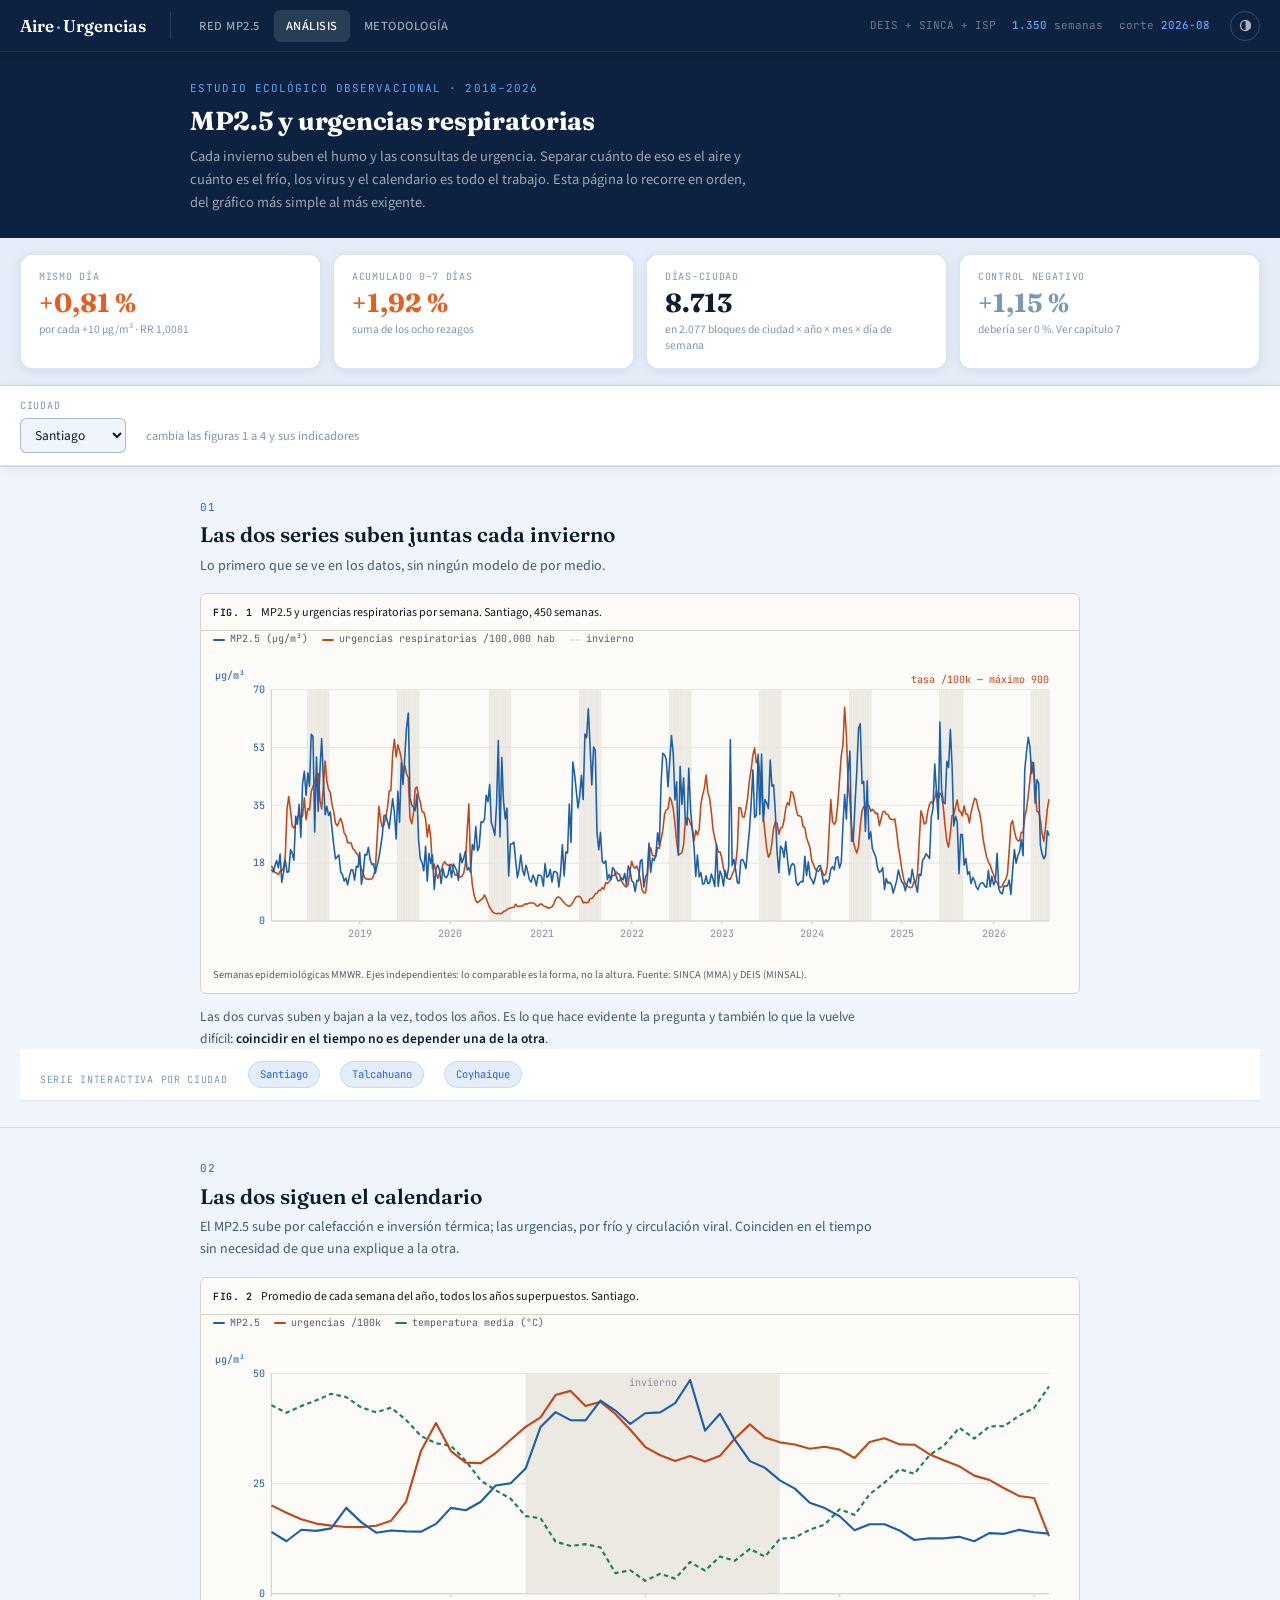
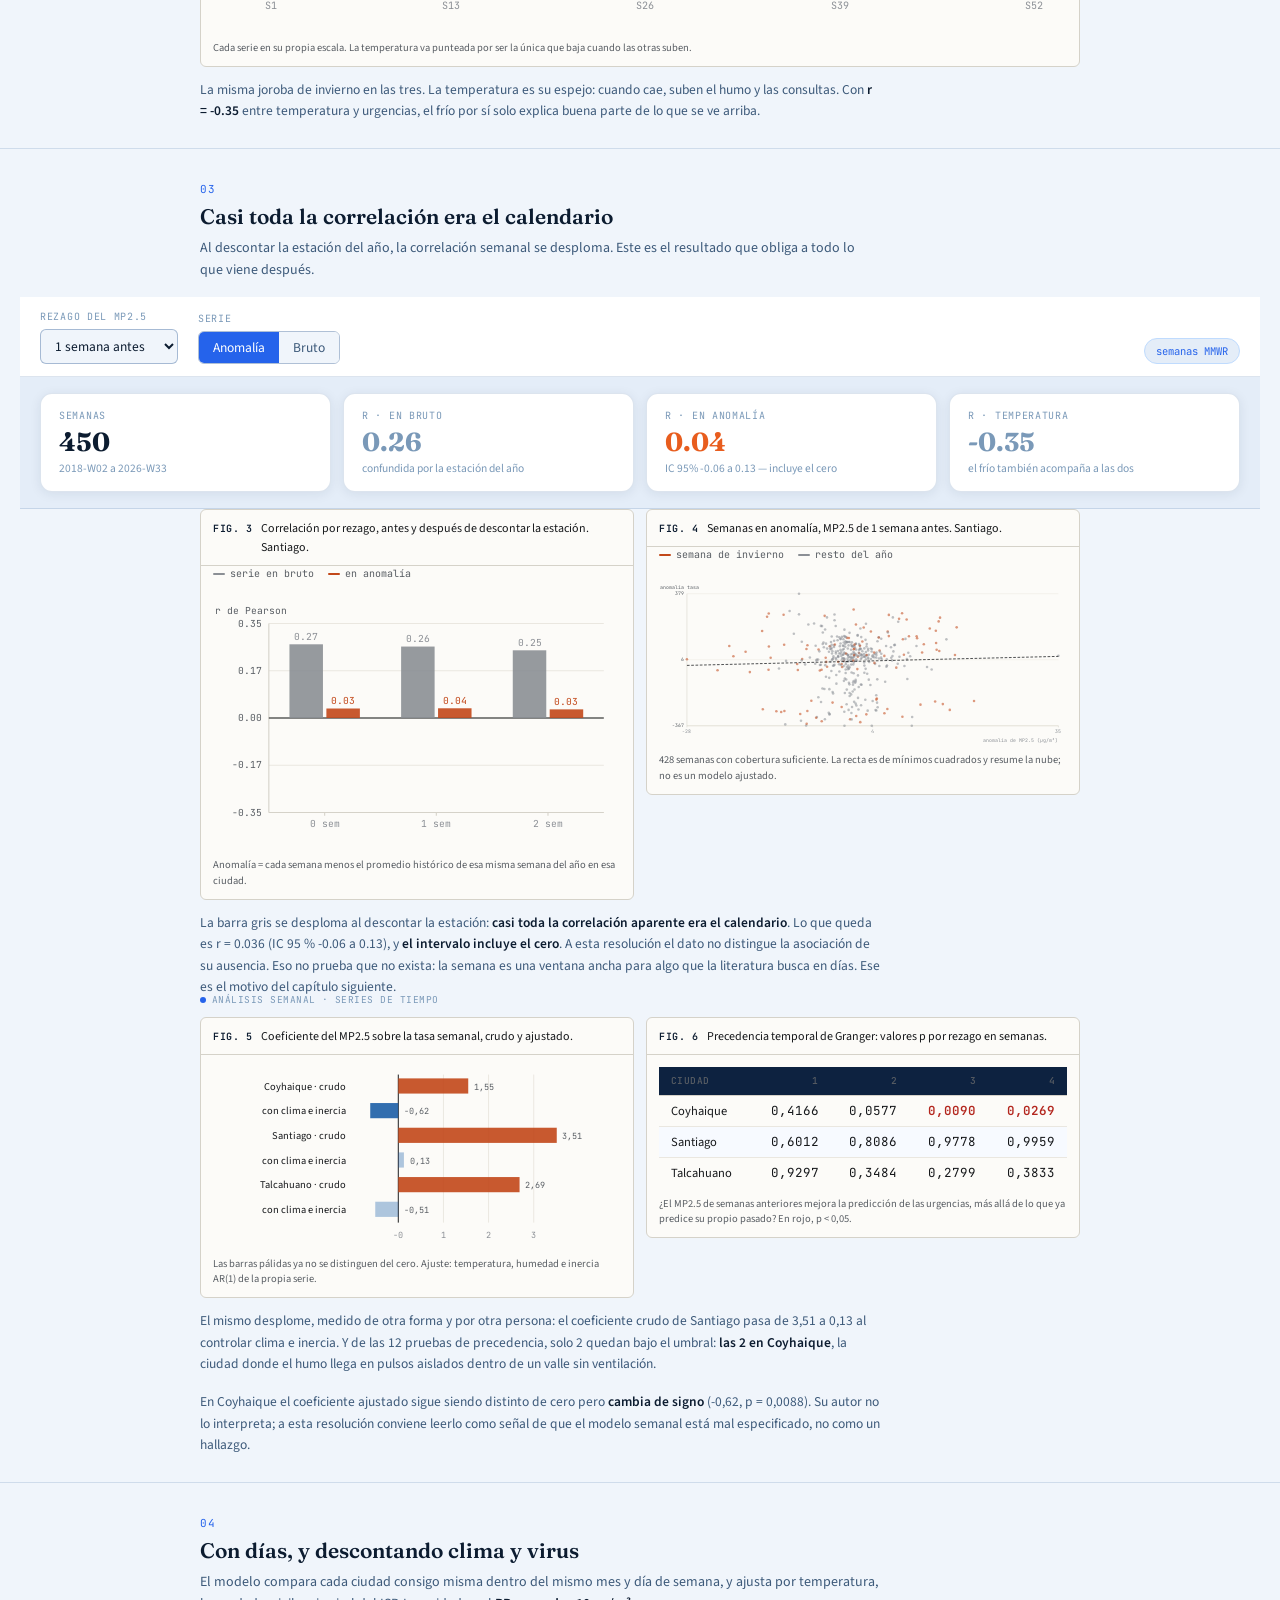
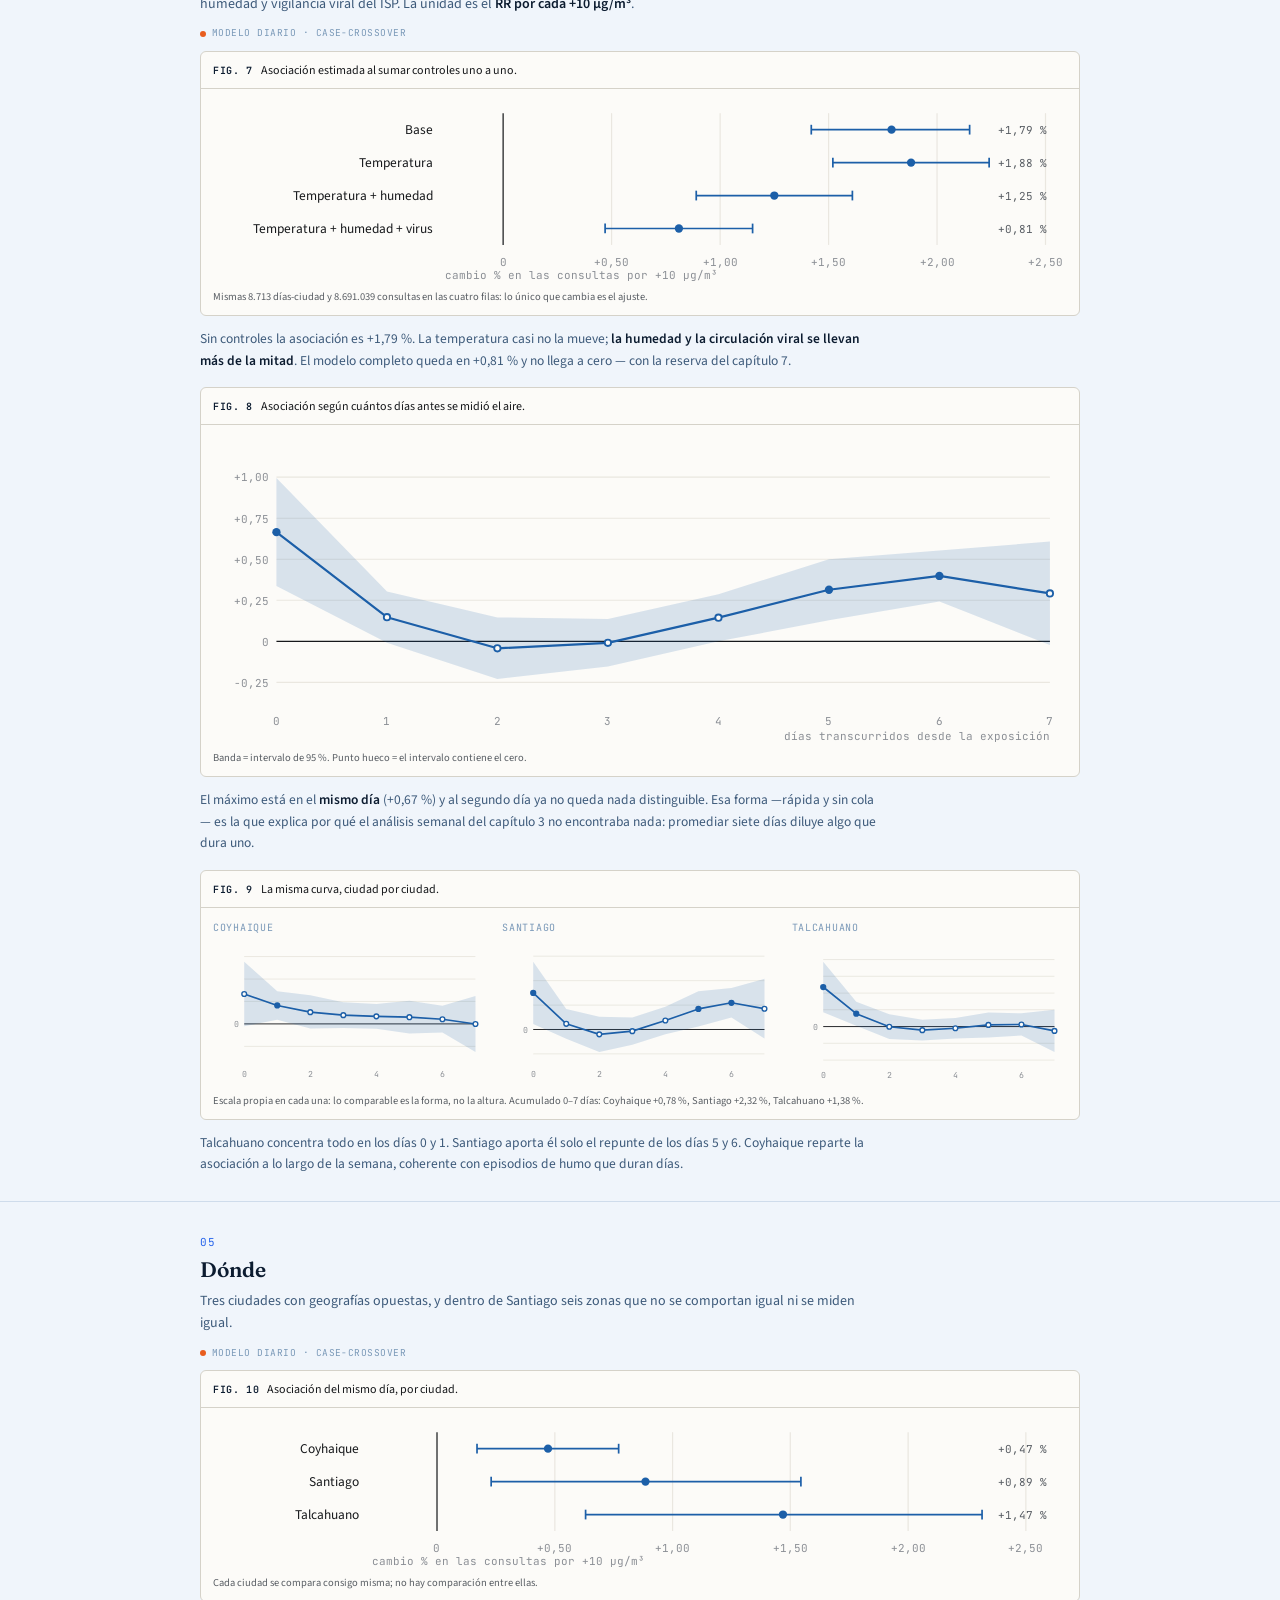
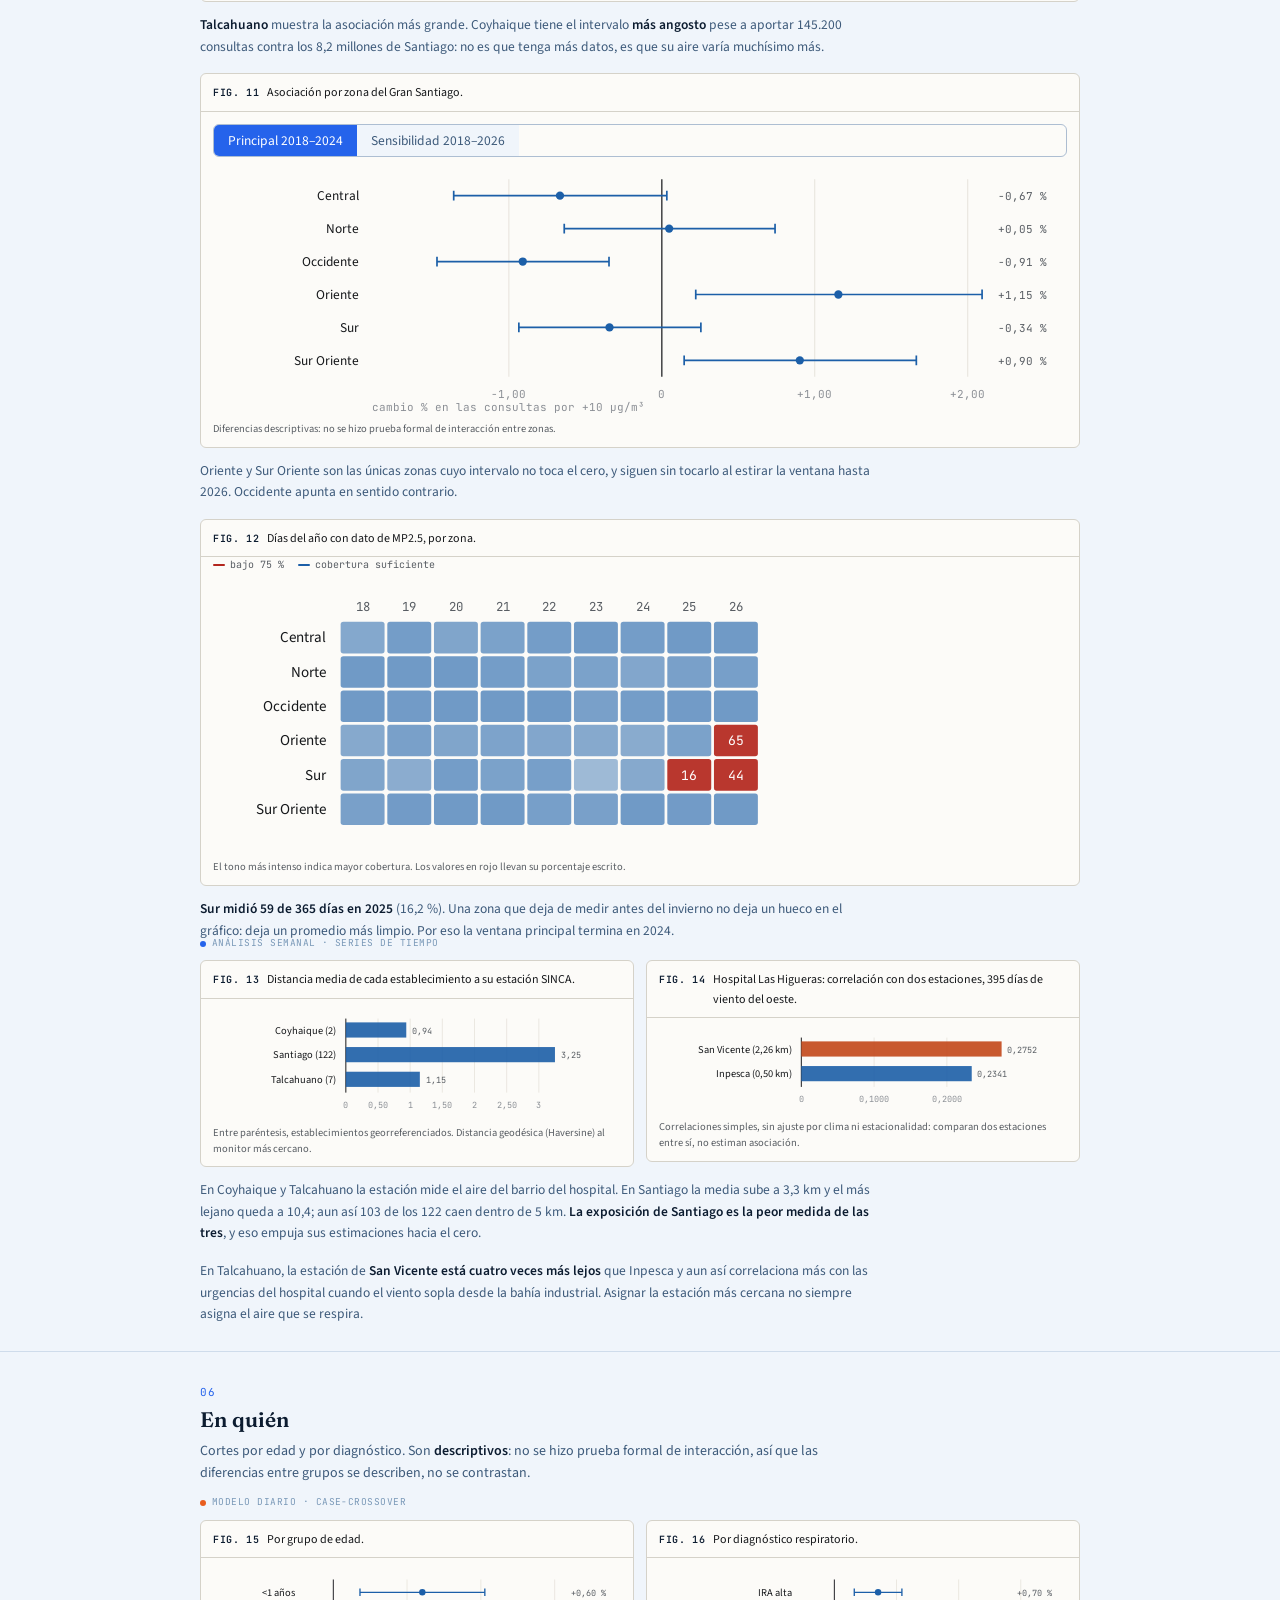
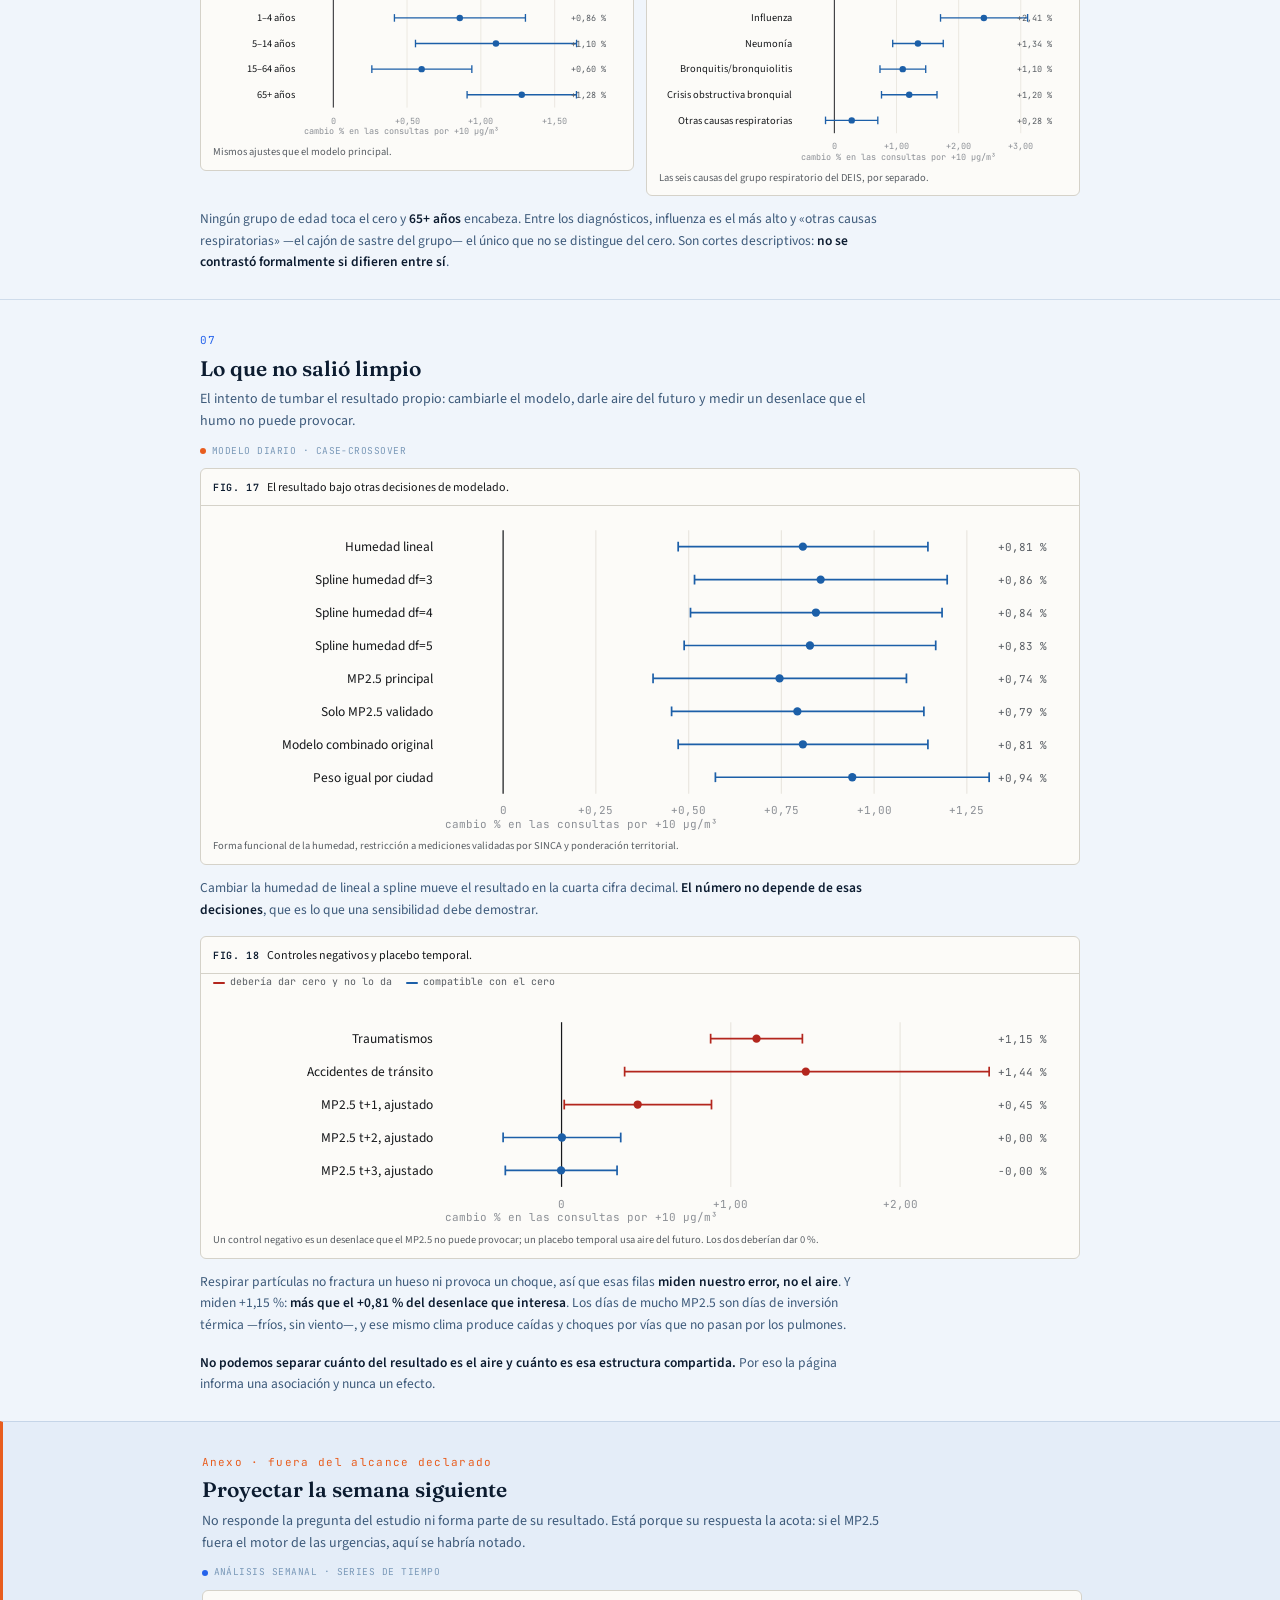
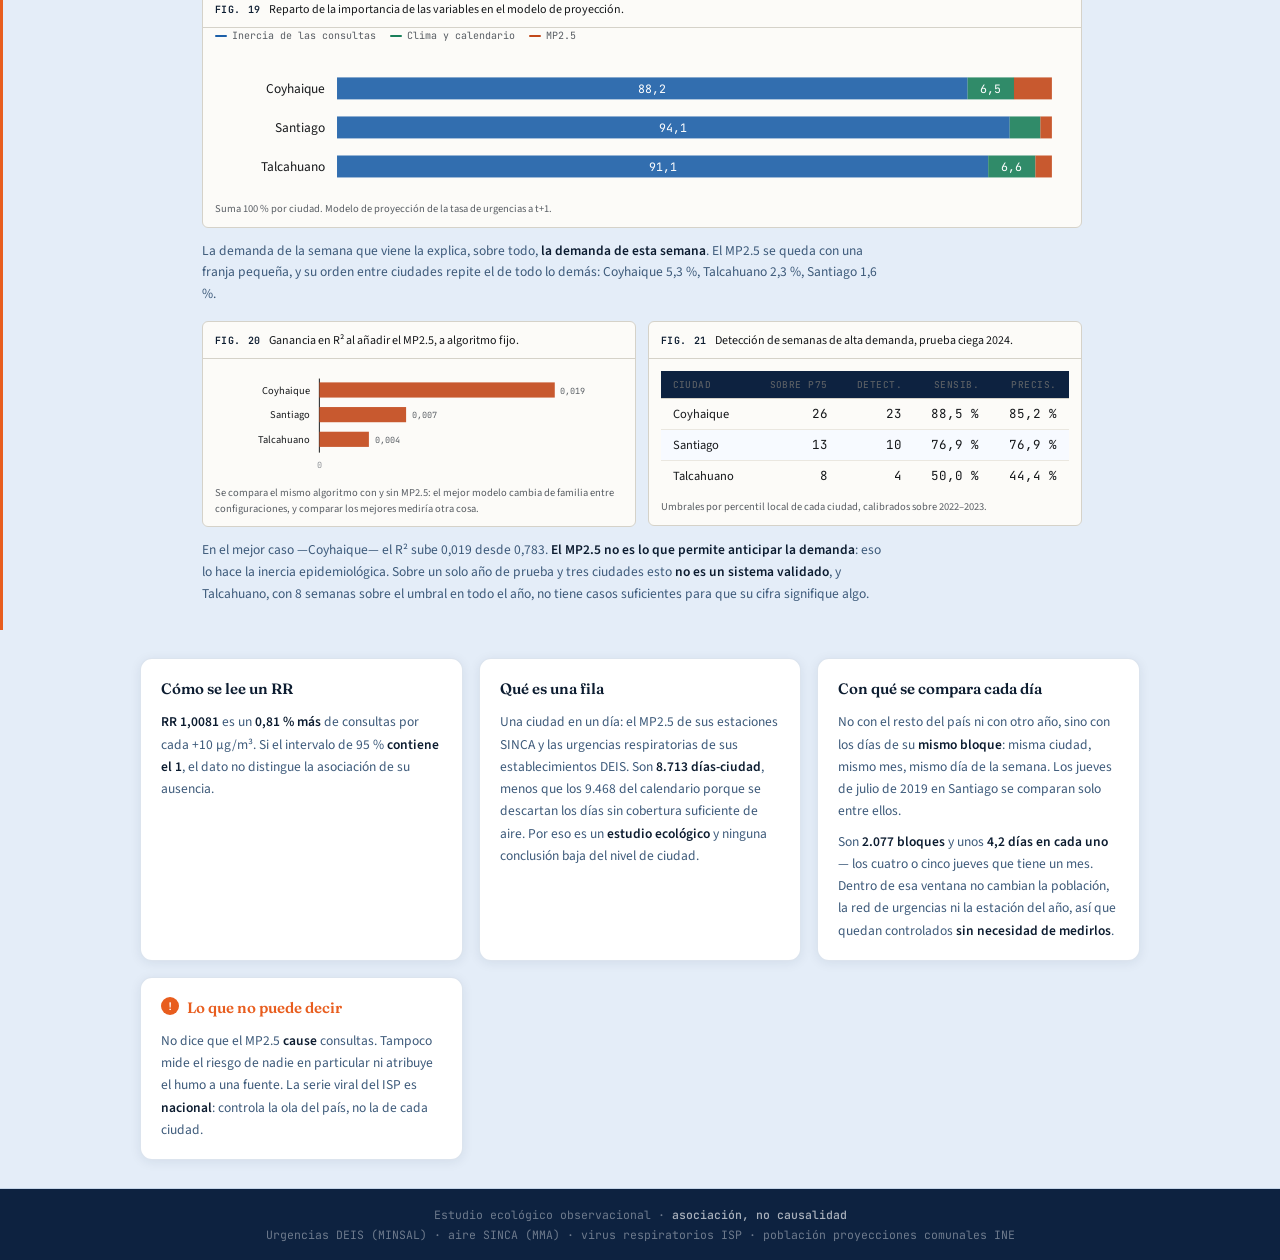
<file: sitio/analisis.html>
<!doctype html>
<html lang="es">
<head>
<meta charset="utf-8">
<meta name="viewport" content="width=device-width, initial-scale=1">
<title>Análisis · Aire y Urgencias</title>
<meta name="description" content="Asociación entre MP2.5 y consultas de urgencia respiratoria en Santiago, Talcahuano y Coyhaique. Case-crossover diario sobre 8.713 días-ciudad, 2018-2026.">
<link rel="preconnect" href="https://fonts.gstatic.com" crossorigin>
<link rel="stylesheet" href="https://fonts.googleapis.com/css2?family=Fraunces:opsz,wght@9..144,600;9..144,700&family=JetBrains+Mono:wght@400;500;700&family=Source+Sans+3:wght@400;500;600&display=swap">
<link rel="stylesheet" href="assets/css/estilo.css">
</head>
<body>

<div class="barra">
 <a class="marca" href="index.html">Aire<s>·</s>Urgencias</a>
 <nav>
  <a href="index.html">Red MP2.5</a>
  <a href="analisis.html">Análisis</a>
  <a href="fuentes.html">Metodolog&iacute;a</a>
 </nav>
 <div class="estado">
  <span>DEIS + SINCA + ISP</span>
  <span><b id="e-semanas">—</b> semanas</span>
  <span>corte <b id="e-corte">—</b></span>
 </div>
 <button class="tema" aria-label="Cambiar entre tema claro y oscuro">
  <svg width="13" height="13" viewBox="0 0 16 16" fill="currentColor" aria-hidden="true">
   <path d="M8 1a7 7 0 100 14A7 7 0 008 1zm0 1.5v11a5.5 5.5 0 010-11z"/></svg>
 </button>
</div>

<header class="hero">
 <div>
  <div class="ojo">Estudio ecol&oacute;gico observacional &middot; 2018&ndash;2026</div>
  <h1>MP2.5 y urgencias respiratorias</h1>
  <p>Cada invierno suben el humo y las consultas de urgencia. Separar cu&aacute;nto de
   eso es el aire y cu&aacute;nto es el fr&iacute;o, los virus y el calendario es todo el
   trabajo. Esta p&aacute;gina lo recorre en orden, del gr&aacute;fico m&aacute;s simple
   al m&aacute;s exigente.</p>
 </div>
</header>

<div class="indicadores" id="m-indicadores"></div>

<!-- La ciudad gobierna las figuras 1 a 4, repartidas entre los capitulos 01 y 03.
     El selector va antes de ellos y los envuelve: se queda a la vista mientras se
     recorren y se va al llegar al 04, que ya es de las tres ciudades juntas. -->
<div class="por-ciudad">
<div class="controles controles-ciudad">
 <div class="campo">
  <label for="sel-ciudad">Ciudad</label>
  <select id="sel-ciudad"></select>
 </div>
 <span class="nota">cambia las figuras 1 a 4 y sus indicadores</span>
</div>

<section class="cap">
 <div class="cap-cab">
  <span class="cap-n">01</span>
  <h2>Las dos series suben juntas cada invierno</h2>
  <p>Lo primero que se ve en los datos, sin ning&uacute;n modelo de por medio.</p>
 </div>
 <div class="cap-cuerpo" id="s-fenomeno"></div>
 <div class="controles">
  <div class="campo">
   <label>Serie interactiva por ciudad</label>
  </div>
  <a class="pastilla" href="assets/graficos_temporales/temporal_santiago.html"
     target="_blank" rel="noopener">Santiago</a>
  <a class="pastilla" href="assets/graficos_temporales/temporal_talcahuano.html"
     target="_blank" rel="noopener">Talcahuano</a>
  <a class="pastilla" href="assets/graficos_temporales/temporal_coyhaique.html"
     target="_blank" rel="noopener">Coyhaique</a>
 </div>
</section>

<section class="cap">
 <div class="cap-cab">
  <span class="cap-n">02</span>
  <h2>Las dos siguen el calendario</h2>
  <p>El MP2.5 sube por calefacci&oacute;n e inversi&oacute;n t&eacute;rmica; las urgencias,
   por fr&iacute;o y circulaci&oacute;n viral. Coinciden en el tiempo sin necesidad de que
   una explique a la otra.</p>
 </div>
 <div class="cap-cuerpo" id="s-clima"></div>
</section>

<section class="cap">
 <div class="cap-cab">
  <span class="cap-n">03</span>
  <h2>Casi toda la correlaci&oacute;n era el calendario</h2>
  <p>Al descontar la estaci&oacute;n del a&ntilde;o, la correlaci&oacute;n semanal se
   desploma. Este es el resultado que obliga a todo lo que viene despu&eacute;s.</p>
 </div>
 <div class="controles">
  <div class="campo">
   <label for="sel-rezago">Rezago del MP2.5</label>
   <select id="sel-rezago">
    <option value="0">misma semana</option>
    <option value="1" selected>1 semana antes</option>
    <option value="2">2 semanas antes</option>
   </select>
  </div>
  <div class="campo">
   <label>Serie</label>
   <div class="conmutador" id="modo">
    <button data-modo="anomalia" aria-pressed="true">Anomalía</button>
    <button data-modo="bruto" aria-pressed="false">Bruto</button>
   </div>
  </div>
  <span class="pastilla" style="margin-left:auto">semanas MMWR</span>
 </div>
 <div class="indicadores" id="indicadores"></div>
 <div class="cap-cuerpo" id="s-trampa"></div>
 <!-- Contenedor propio: #s-trampa lo repinta analisis.js cada vez que se
      mueve un control, y borraria lo que otro script hubiera insertado. -->
 <div class="cap-cuerpo" id="s-trampa-nt"></div>
</section>
</div>

<section class="cap">
 <div class="cap-cab">
  <span class="cap-n">04</span>
  <h2>Con d&iacute;as, y descontando clima y virus</h2>
  <p>El modelo compara cada ciudad consigo misma dentro del mismo mes y d&iacute;a de
   semana, y ajusta por temperatura, humedad y vigilancia viral del ISP. La unidad es
   el <b>RR por cada +10&nbsp;&micro;g/m&sup3;</b>.</p>
 </div>
 <div class="cap-cuerpo" id="s-modelo"></div>
</section>

<section class="cap">
 <div class="cap-cab">
  <span class="cap-n">05</span>
  <h2>D&oacute;nde</h2>
  <p>Tres ciudades con geograf&iacute;as opuestas, y dentro de Santiago seis zonas que no
   se comportan igual ni se miden igual.</p>
 </div>
 <div class="cap-cuerpo" id="s-donde"></div>
 <div class="cap-cuerpo" id="s-donde-nt"></div>
</section>

<section class="cap">
 <div class="cap-cab">
  <span class="cap-n">06</span>
  <h2>En qui&eacute;n</h2>
  <p>Cortes por edad y por diagn&oacute;stico. Son <b>descriptivos</b>: no se hizo prueba
   formal de interacci&oacute;n, as&iacute; que las diferencias entre grupos se describen,
   no se contrastan.</p>
 </div>
 <div class="cap-cuerpo" id="s-quien"></div>
</section>

<section class="cap">
 <div class="cap-cab">
  <span class="cap-n">07</span>
  <h2>Lo que no sali&oacute; limpio</h2>
  <p>El intento de tumbar el resultado propio: cambiarle el modelo, darle aire del futuro
   y medir un desenlace que el humo no puede provocar.</p>
 </div>
 <div class="cap-cuerpo" id="s-firme"></div>
</section>

<section class="cap anexo">
 <div class="cap-cab">
  <span class="cap-n">Anexo &middot; fuera del alcance declarado</span>
  <h2>Proyectar la semana siguiente</h2>
  <p>No responde la pregunta del estudio ni forma parte de su resultado. Est&aacute;
   porque su respuesta la acota: si el MP2.5 fuera el motor de las urgencias,
   aqu&iacute; se habr&iacute;a notado.</p>
 </div>
 <div class="cap-cuerpo" id="s-anexo"></div>
</section>

<div class="franja">
 <div class="notas">
  <section>
   <h3>C&oacute;mo se lee un RR</h3>
   <p><b>RR 1,0081</b> es un <b>0,81 % m&aacute;s</b> de consultas por cada
    +10&nbsp;&micro;g/m&sup3;. Si el intervalo de 95 % <b>contiene el 1</b>, el dato no
    distingue la asociaci&oacute;n de su ausencia.</p>
  </section>
  <section>
   <h3>Qu&eacute; es una fila</h3>
   <p>Una ciudad en un d&iacute;a: el MP2.5 de sus estaciones SINCA y las urgencias
    respiratorias de sus establecimientos DEIS. Son <b>8.713 d&iacute;as-ciudad</b>, menos
    que los 9.468 del calendario porque se descartan los d&iacute;as sin cobertura
    suficiente de aire. Por eso es un <b>estudio ecol&oacute;gico</b> y ninguna
    conclusi&oacute;n baja del nivel de ciudad.</p>
  </section>
  <section>
   <h3>Con qu&eacute; se compara cada d&iacute;a</h3>
   <p>No con el resto del pa&iacute;s ni con otro a&ntilde;o, sino con los d&iacute;as de su
    <b>mismo bloque</b>: misma ciudad, mismo mes, mismo d&iacute;a de la semana. Los jueves
    de julio de 2019 en Santiago se comparan solo entre ellos.</p>
   <p>Son <b>2.077 bloques</b> y unos <b>4,2 d&iacute;as en cada uno</b> &mdash; los cuatro o
    cinco jueves que tiene un mes. Dentro de esa ventana no cambian la
    poblaci&oacute;n, la red de urgencias ni la estaci&oacute;n del a&ntilde;o, as&iacute;
    que quedan controlados <b>sin necesidad de medirlos</b>.</p>
  </section>
  <section>
   <h3 class="alerta">Lo que no puede decir</h3>
   <p>No dice que el MP2.5 <b>cause</b> consultas. Tampoco mide el riesgo de nadie en
    particular ni atribuye el humo a una fuente. La serie viral del ISP es
    <b>nacional</b>: controla la ola del pa&iacute;s, no la de cada ciudad.</p>
  </section>
 </div>
</div>

<footer>
 Estudio ecológico observacional · <b>asociación, no causalidad</b><br>
 Urgencias DEIS (MINSAL) · aire SINCA (MMA) · virus respiratorios ISP · población proyecciones comunales INE
</footer>

<script src="assets/js/comun.js"></script>
<script src="assets/js/analisis.js"></script>
<script src="assets/js/modelo.js"></script>
<script src="assets/js/semanal_nt.js"></script>
</body>
</html>
</file>
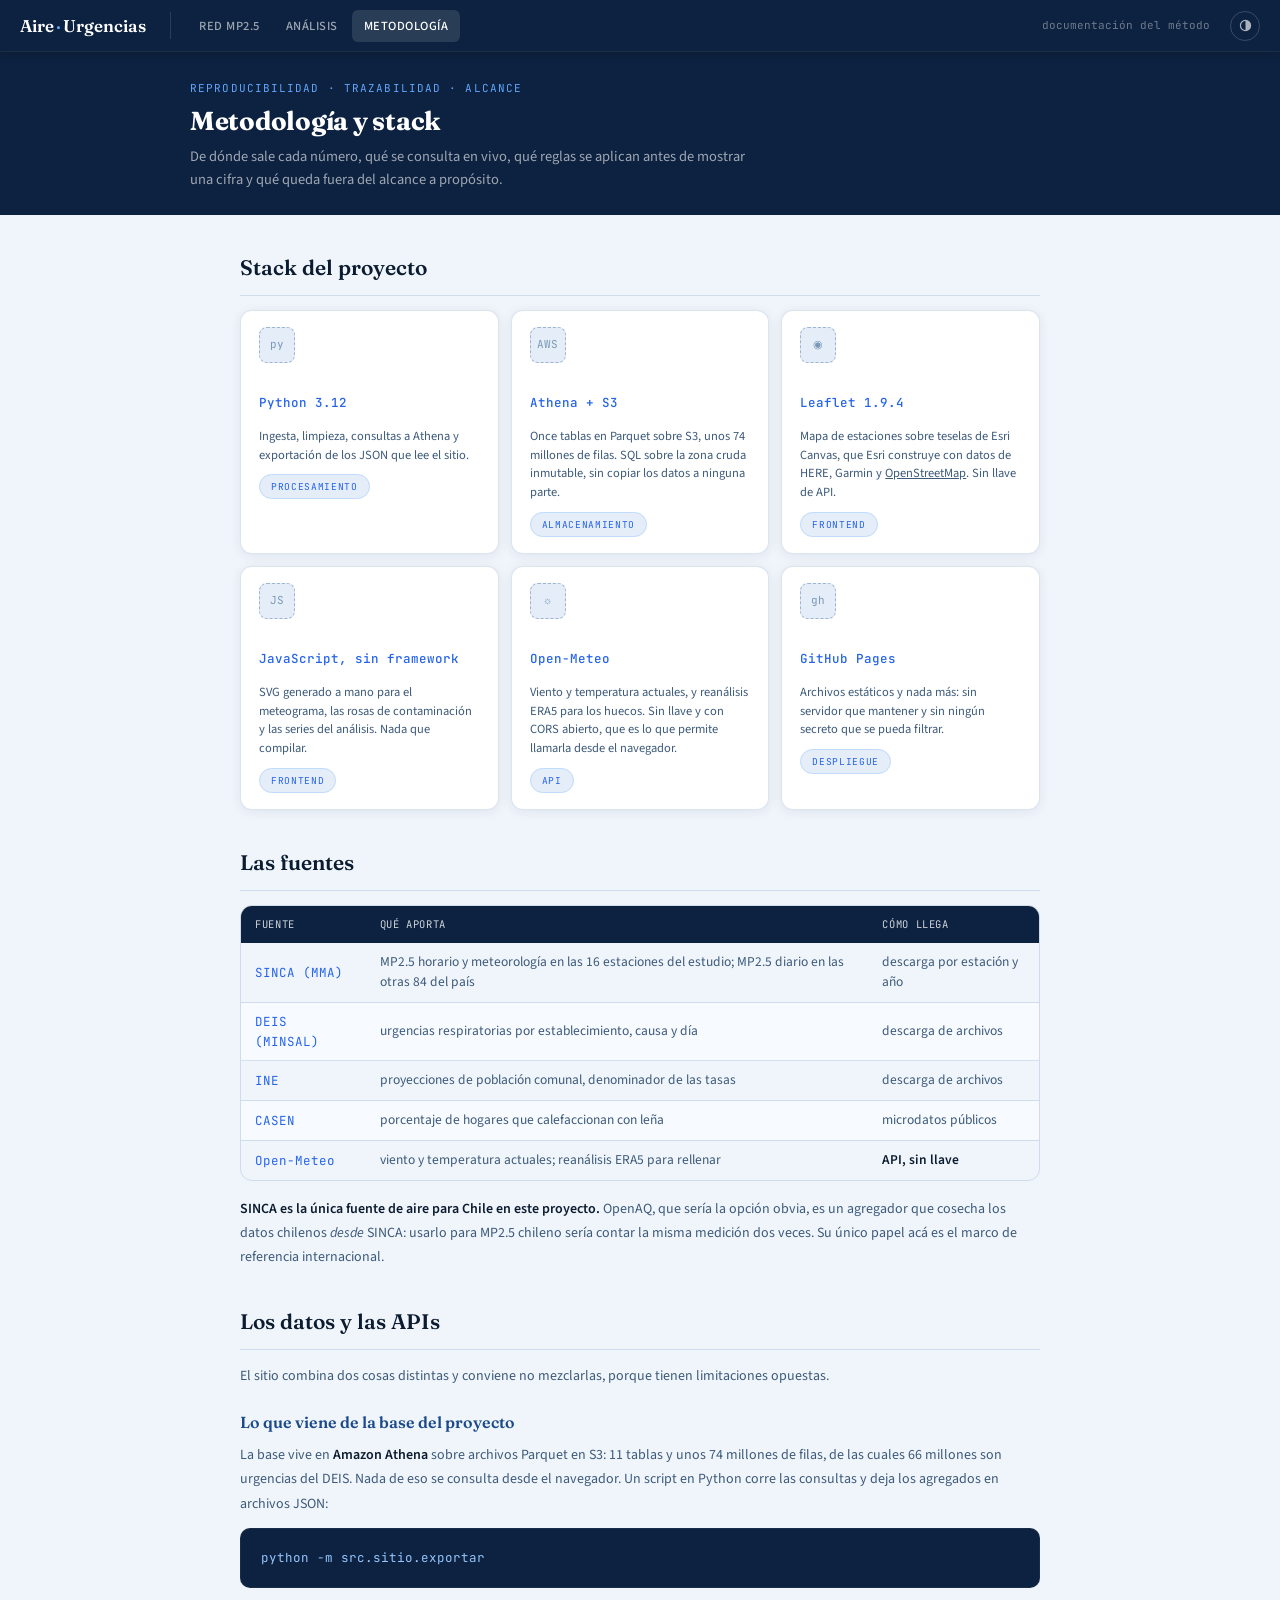
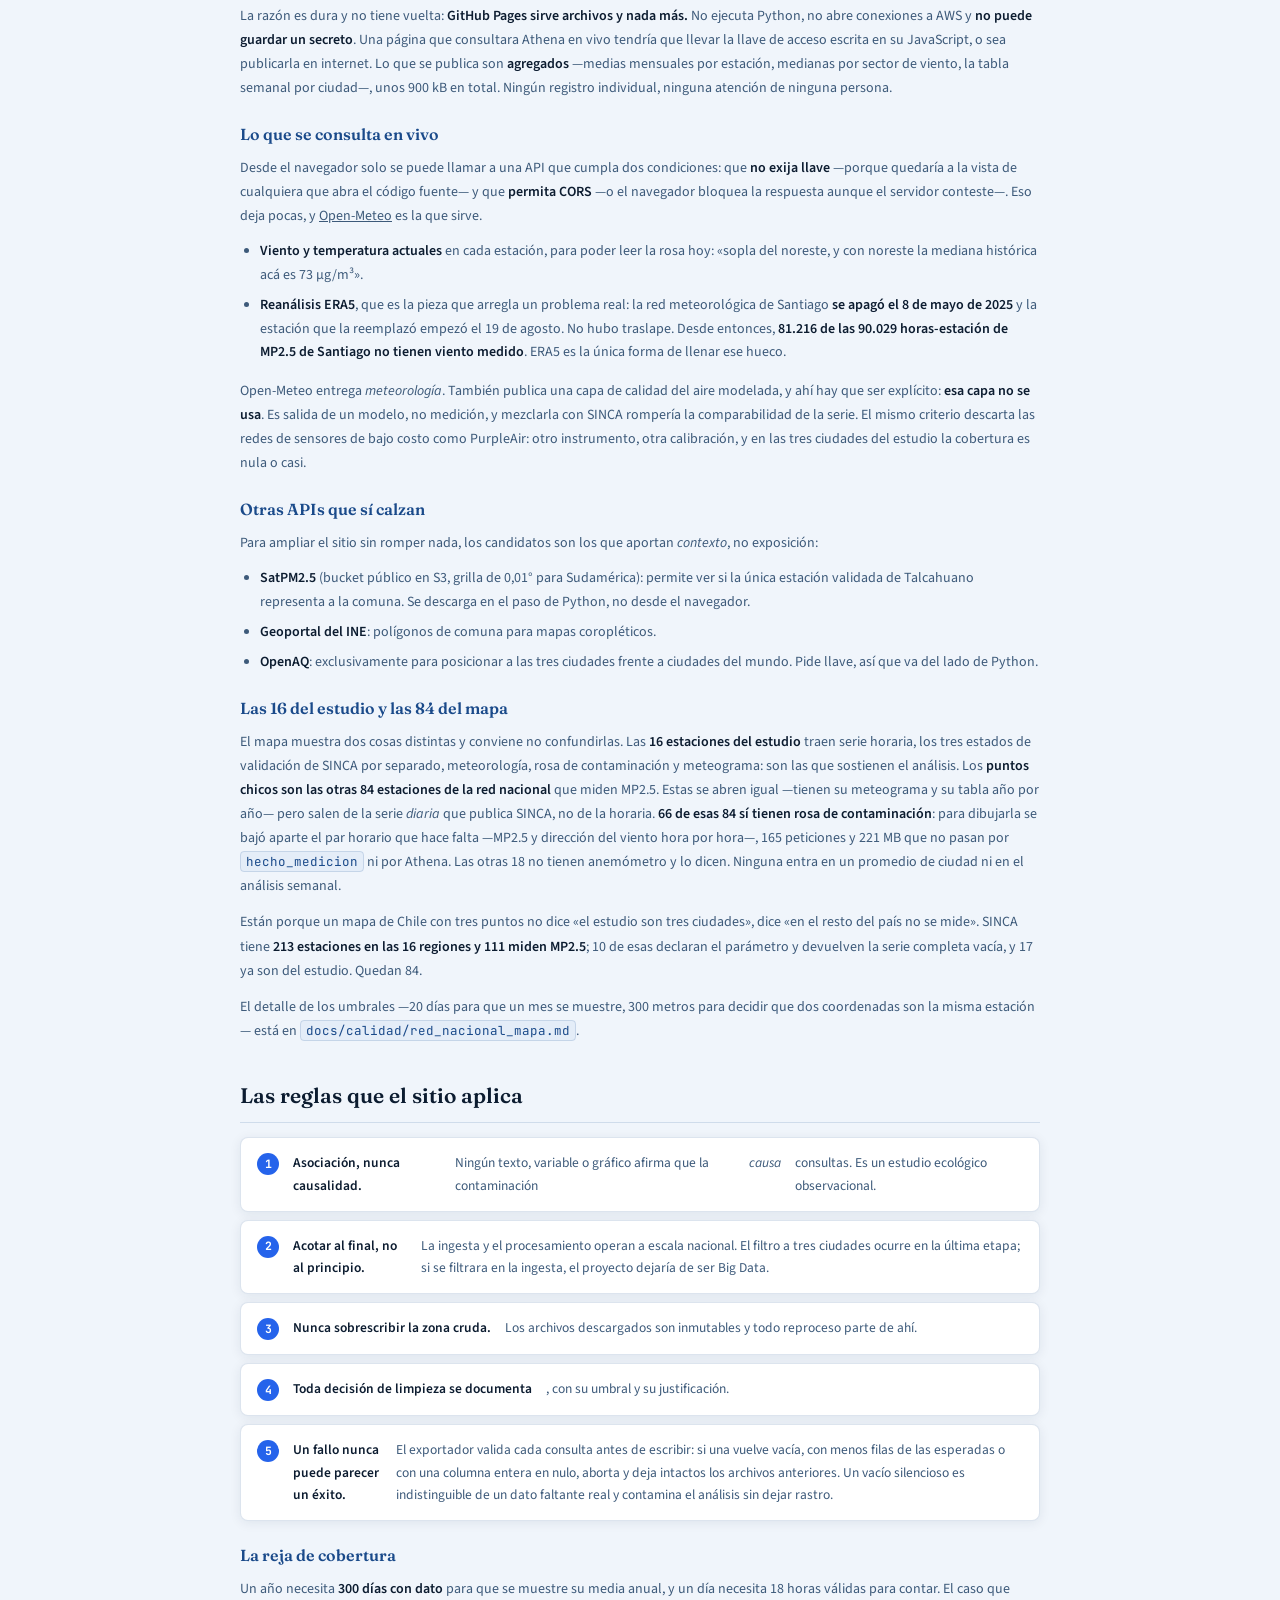
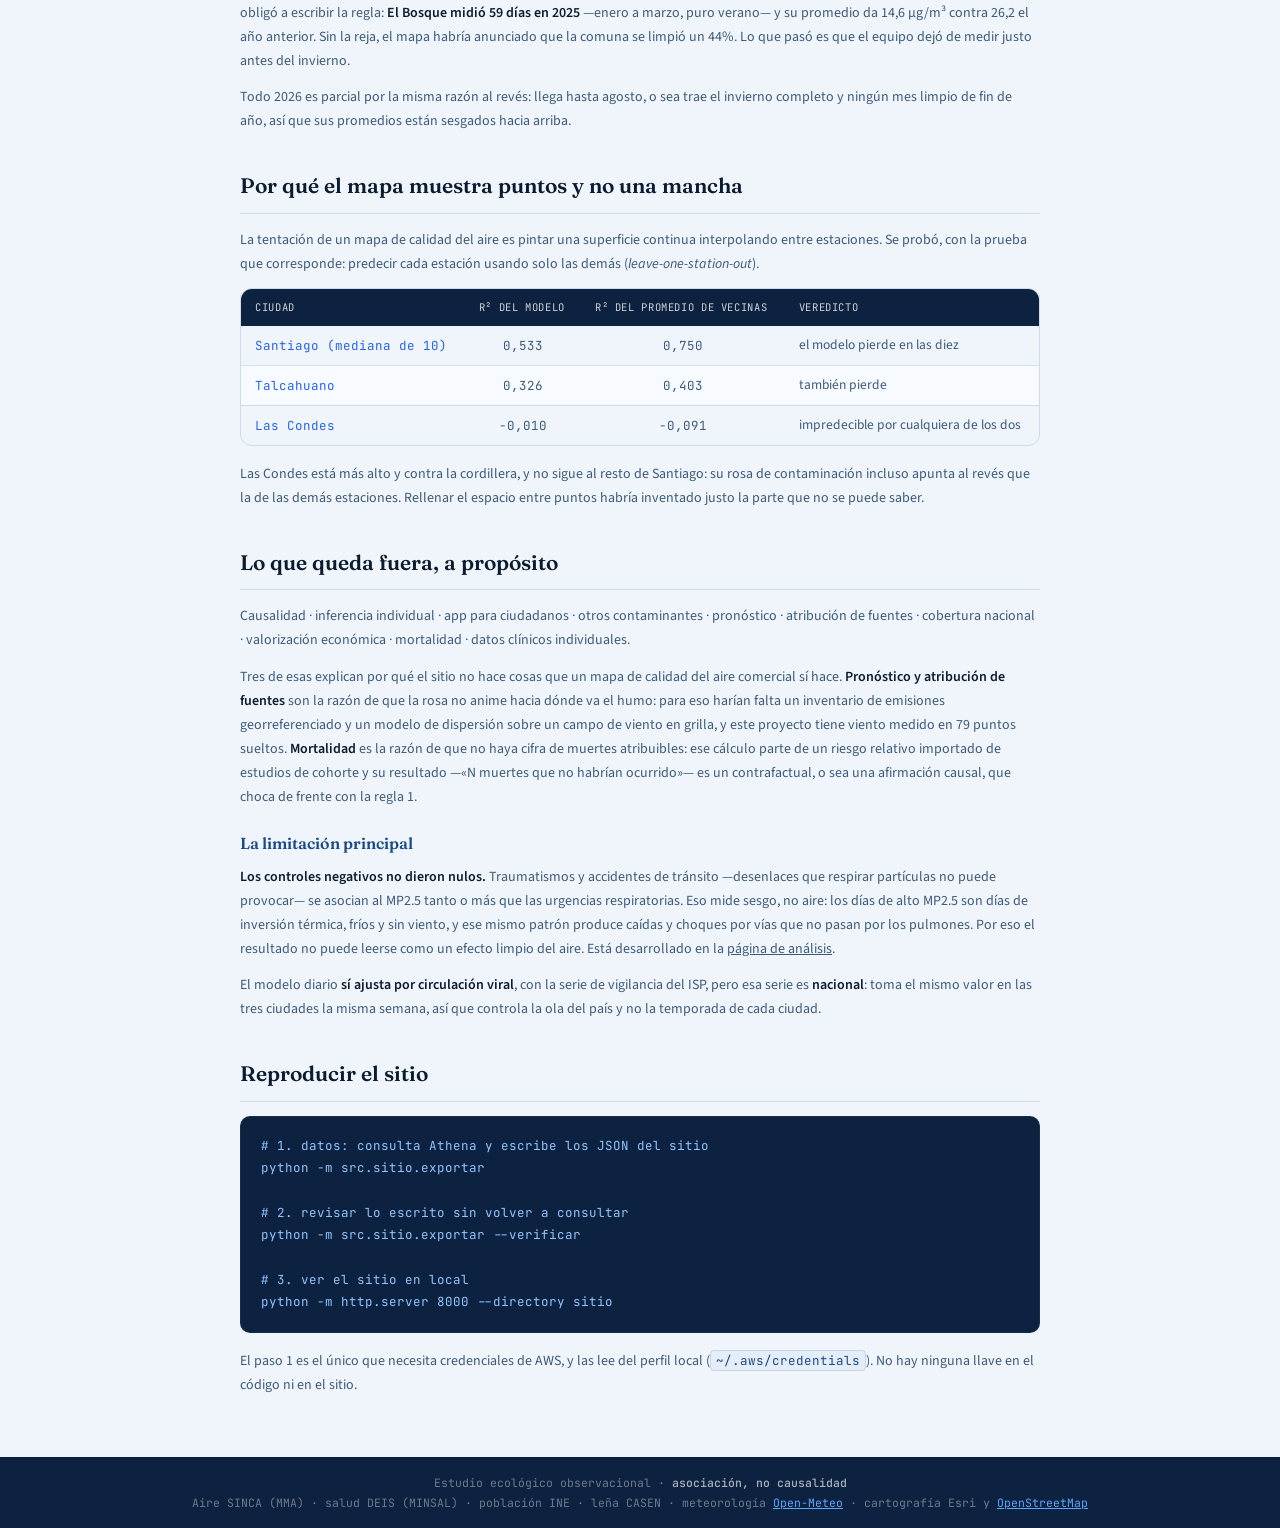
<file: sitio/fuentes.html>
<!doctype html>
<html lang="es">
<head>
<meta charset="utf-8">
<meta name="viewport" content="width=device-width, initial-scale=1">
<title>Metodolog&iacute;a &middot; Aire y Urgencias</title>
<meta name="description" content="De donde sale cada dato del sitio, que APIs se consultan, que reglas se aplican y que limitaciones quedan declaradas.">
<link rel="preconnect" href="https://fonts.gstatic.com" crossorigin>
<link rel="stylesheet" href="https://fonts.googleapis.com/css2?family=Fraunces:opsz,wght@9..144,600;9..144,700&family=JetBrains+Mono:wght@400;500;700&family=Source+Sans+3:wght@400;500;600&display=swap">
<link rel="stylesheet" href="assets/css/estilo.css">
</head>
<body>

<div class="barra">
 <a class="marca" href="index.html">Aire<s>&middot;</s>Urgencias</a>
 <nav>
  <a href="index.html">Red MP2.5</a>
  <a href="analisis.html">An&aacute;lisis</a>
  <a href="fuentes.html">Metodolog&iacute;a</a>
 </nav>
 <div class="estado"><span>documentaci&oacute;n del m&eacute;todo</span></div>
 <button class="tema" aria-label="Cambiar entre tema claro y oscuro">
  <svg width="13" height="13" viewBox="0 0 16 16" fill="currentColor" aria-hidden="true">
   <path d="M8 1a7 7 0 100 14A7 7 0 008 1zm0 1.5v11a5.5 5.5 0 010-11z"/></svg>
 </button>
</div>

<header class="hero">
 <div>
  <div class="ojo">Reproducibilidad &middot; Trazabilidad &middot; Alcance</div>
  <h1>Metodolog&iacute;a y stack</h1>
  <p>De d&oacute;nde sale cada n&uacute;mero, qu&eacute; se consulta en vivo, qu&eacute; reglas se aplican
   antes de mostrar una cifra y qu&eacute; queda fuera del alcance a prop&oacute;sito.</p>
 </div>
</header>

<div class="caja">
<div class="prosa">

<h2>Stack del proyecto</h2>

<div class="stack">
 <article>
  <div class="icono" aria-hidden="true">py</div>
  <h3>Python 3.12</h3>
  <p>Ingesta, limpieza, consultas a Athena y exportaci&oacute;n de los JSON que lee el sitio.</p>
  <span class="pastilla">procesamiento</span>
 </article>
 <article>
  <div class="icono" aria-hidden="true">AWS</div>
  <h3>Athena + S3</h3>
  <p>Once tablas en Parquet sobre S3, unos 74 millones de filas. SQL sobre la zona cruda
   inmutable, sin copiar los datos a ninguna parte.</p>
  <span class="pastilla">almacenamiento</span>
 </article>
 <article>
  <div class="icono" aria-hidden="true">&#9673;</div>
  <h3>Leaflet 1.9.4</h3>
  <p>Mapa de estaciones sobre teselas de Esri Canvas, que Esri construye con datos de HERE,
   Garmin y <a href="https://www.openstreetmap.org/">OpenStreetMap</a>. Sin llave de API.</p>
  <span class="pastilla">frontend</span>
 </article>
 <article>
  <div class="icono" aria-hidden="true">JS</div>
  <h3>JavaScript, sin framework</h3>
  <p>SVG generado a mano para el meteograma, las rosas de contaminaci&oacute;n y las series
   del an&aacute;lisis. Nada que compilar.</p>
  <span class="pastilla">frontend</span>
 </article>
 <article>
  <div class="icono" aria-hidden="true">&#9788;</div>
  <h3>Open-Meteo</h3>
  <p>Viento y temperatura actuales, y reanálisis ERA5 para los huecos. Sin llave y con
   CORS abierto, que es lo que permite llamarla desde el navegador.</p>
  <span class="pastilla">API</span>
 </article>
 <article>
  <div class="icono" aria-hidden="true">gh</div>
  <h3>GitHub Pages</h3>
  <p>Archivos est&aacute;ticos y nada m&aacute;s: sin servidor que mantener y sin ning&uacute;n
   secreto que se pueda filtrar.</p>
  <span class="pastilla">despliegue</span>
 </article>
</div>

<h2>Las fuentes</h2>

<div class="scroll-x">
<table>
 <thead><tr><th>Fuente</th><th style="text-align:left">Qué aporta</th>
   <th style="text-align:left">Cómo llega</th></tr></thead>
 <tbody>
  <tr><td>SINCA (MMA)</td>
    <td style="text-align:left">MP2.5 horario y meteorología en las 16 estaciones del estudio;
     MP2.5 diario en las otras 84 del país</td>
    <td style="text-align:left">descarga por estación y año</td></tr>
  <tr><td>DEIS (MINSAL)</td>
    <td style="text-align:left">urgencias respiratorias por establecimiento, causa y día</td>
    <td style="text-align:left">descarga de archivos</td></tr>
  <tr><td>INE</td>
    <td style="text-align:left">proyecciones de población comunal, denominador de las tasas</td>
    <td style="text-align:left">descarga de archivos</td></tr>
  <tr><td>CASEN</td>
    <td style="text-align:left">porcentaje de hogares que calefaccionan con leña</td>
    <td style="text-align:left">microdatos públicos</td></tr>
  <tr><td>Open-Meteo</td>
    <td style="text-align:left">viento y temperatura actuales; reanálisis ERA5 para rellenar</td>
    <td style="text-align:left"><strong>API, sin llave</strong></td></tr>
 </tbody>
</table>
</div>

<p><strong>SINCA es la única fuente de aire para Chile en este proyecto.</strong> OpenAQ, que
sería la opción obvia, es un agregador que cosecha los datos chilenos <em>desde</em> SINCA:
usarlo para MP2.5 chileno sería contar la misma medición dos veces. Su único papel acá es el
marco de referencia internacional.</p>

<h2>Los datos y las APIs</h2>

<p>El sitio combina dos cosas distintas y conviene no mezclarlas, porque tienen limitaciones
opuestas.</p>

<h3>Lo que viene de la base del proyecto</h3>

<p>La base vive en <strong>Amazon Athena</strong> sobre archivos Parquet en S3: 11 tablas y
unos 74 millones de filas, de las cuales 66 millones son urgencias del DEIS. Nada de eso se
consulta desde el navegador. Un script en Python corre las consultas y deja los agregados
en archivos JSON:</p>

<pre><code>python -m src.sitio.exportar</code></pre>

<p>La razón es dura y no tiene vuelta: <strong>GitHub Pages sirve archivos y nada más.</strong>
No ejecuta Python, no abre conexiones a AWS y <strong>no puede guardar un secreto</strong>.
Una página que consultara Athena en vivo tendría que llevar la llave de acceso escrita en su
JavaScript, o sea publicarla en internet. Lo que se publica son <strong>agregados</strong>
—medias mensuales por estación, medianas por sector de viento, la tabla semanal por
ciudad—, unos 900 kB en total. Ningún registro individual, ninguna atención de ninguna
persona.</p>

<h3>Lo que se consulta en vivo</h3>

<p>Desde el navegador solo se puede llamar a una API que cumpla dos condiciones: que
<strong>no exija llave</strong> —porque quedaría a la vista de cualquiera que abra el código
fuente— y que <strong>permita CORS</strong> —o el navegador bloquea la respuesta aunque el
servidor conteste—. Eso deja pocas, y <a href="https://open-meteo.com/">Open-Meteo</a> es la
que sirve.</p>

<ul>
 <li><strong>Viento y temperatura actuales</strong> en cada estación, para poder leer la rosa
  hoy: «sopla del noreste, y con noreste la mediana histórica acá es 73 µg/m³».</li>
 <li><strong>Reanálisis ERA5</strong>, que es la pieza que arregla un problema real: la red
  meteorológica de Santiago <strong>se apagó el 8 de mayo de 2025</strong> y la estación que
  la reemplazó empezó el 19 de agosto. No hubo traslape. Desde entonces, <strong>81.216 de
  las 90.029 horas-estación de MP2.5 de Santiago no tienen viento medido</strong>. ERA5 es
  la única forma de llenar ese hueco.</li>
</ul>

<p>Open-Meteo entrega <em>meteorología</em>. También publica una capa de calidad del aire
modelada, y ahí hay que ser explícito: <strong>esa capa no se usa</strong>. Es salida de un
modelo, no medición, y mezclarla con SINCA rompería la comparabilidad de la serie. El mismo
criterio descarta las redes de sensores de bajo costo como PurpleAir: otro instrumento, otra
calibración, y en las tres ciudades del estudio la cobertura es nula o casi.</p>

<h3>Otras APIs que sí calzan</h3>

<p>Para ampliar el sitio sin romper nada, los candidatos son los que aportan
<em>contexto</em>, no exposición:</p>

<ul>
 <li><strong>SatPM2.5</strong> (bucket público en S3, grilla de 0,01° para Sudamérica):
  permite ver si la única estación validada de Talcahuano representa a la comuna. Se
  descarga en el paso de Python, no desde el navegador.</li>
 <li><strong>Geoportal del INE</strong>: polígonos de comuna para mapas coropléticos.</li>
 <li><strong>OpenAQ</strong>: exclusivamente para posicionar a las tres ciudades frente a
  ciudades del mundo. Pide llave, así que va del lado de Python.</li>
</ul>

<h3>Las 16 del estudio y las 84 del mapa</h3>

<p>El mapa muestra dos cosas distintas y conviene no confundirlas. Las
<strong>16 estaciones del estudio</strong> traen serie horaria, los tres estados de
validación de SINCA por separado, meteorología, rosa de contaminación y meteograma: son
las que sostienen el análisis. Los <strong>puntos chicos son las otras 84 estaciones de
la red nacional</strong> que miden MP2.5. Estas se abren igual —tienen su meteograma y su
tabla año por año— pero salen de la serie <em>diaria</em> que publica SINCA, no de la
horaria. <strong>66 de esas 84 sí tienen rosa de contaminación</strong>: para dibujarla se
bajó aparte el par horario que hace falta —MP2.5 y dirección del viento hora por hora—, 165
peticiones y 221 MB que no pasan por <code>hecho_medicion</code> ni por Athena. Las otras 18
no tienen anemómetro y lo dicen. Ninguna entra en un promedio de ciudad ni en el análisis
semanal.</p>

<p>Están porque un mapa de Chile con tres puntos no dice «el estudio son tres ciudades»,
dice «en el resto del país no se mide». SINCA tiene <strong>213 estaciones en las 16
regiones y 111 miden MP2.5</strong>; 10 de esas declaran el parámetro y devuelven la serie
completa vacía, y 17 ya son del estudio. Quedan 84.</p>

<p>El detalle de los umbrales —20 días para que un mes se muestre, 300 metros para decidir
que dos coordenadas son la misma estación— está en
<code>docs/calidad/red_nacional_mapa.md</code>.</p>

<h2>Las reglas que el sitio aplica</h2>

<ol class="reglas">
 <li><strong>Asociación, nunca causalidad.</strong> Ningún texto, variable o gráfico afirma
  que la contaminación <em>causa</em> consultas. Es un estudio ecológico observacional.</li>
 <li><strong>Acotar al final, no al principio.</strong> La ingesta y el procesamiento operan
  a escala nacional. El filtro a tres ciudades ocurre en la última etapa; si se filtrara en
  la ingesta, el proyecto dejaría de ser Big Data.</li>
 <li><strong>Nunca sobrescribir la zona cruda.</strong> Los archivos descargados son
  inmutables y todo reproceso parte de ahí.</li>
 <li><strong>Toda decisión de limpieza se documenta</strong>, con su umbral y su
  justificación.</li>
 <li><strong>Un fallo nunca puede parecer un éxito.</strong> El exportador valida cada
  consulta antes de escribir: si una vuelve vacía, con menos filas de las esperadas o con
  una columna entera en nulo, aborta y deja intactos los archivos anteriores. Un vacío
  silencioso es indistinguible de un dato faltante real y contamina el análisis sin dejar
  rastro.</li>
</ol>

<h3>La reja de cobertura</h3>

<p>Un año necesita <strong>300 días con dato</strong> para que se muestre su media anual, y
un día necesita 18 horas válidas para contar. El caso que obligó a escribir la regla:
<strong>El Bosque midió 59 días en 2025</strong> —enero a marzo, puro verano— y su promedio
da 14,6 µg/m³ contra 26,2 el año anterior. Sin la reja, el mapa habría anunciado que la
comuna se limpió un 44%. Lo que pasó es que el equipo dejó de medir justo antes del
invierno.</p>

<p>Todo 2026 es parcial por la misma razón al revés: llega hasta agosto, o sea trae el
invierno completo y ningún mes limpio de fin de año, así que sus promedios están sesgados
hacia arriba.</p>

<h2>Por qué el mapa muestra puntos y no una mancha</h2>

<p>La tentación de un mapa de calidad del aire es pintar una superficie continua interpolando
entre estaciones. Se probó, con la prueba que corresponde: predecir cada estación usando
solo las demás (<em>leave-one-station-out</em>).</p>

<div class="scroll-x">
<table>
 <thead><tr><th style="text-align:left">Ciudad</th><th>R² del modelo</th>
   <th>R² del promedio de vecinas</th><th style="text-align:left">Veredicto</th></tr></thead>
 <tbody>
  <tr><td>Santiago (mediana de 10)</td><td class="n">0,533</td><td class="n">0,750</td>
    <td style="text-align:left">el modelo pierde en las diez</td></tr>
  <tr><td>Talcahuano</td><td class="n">0,326</td><td class="n">0,403</td>
    <td style="text-align:left">también pierde</td></tr>
  <tr><td>Las Condes</td><td class="n">−0,010</td><td class="n">−0,091</td>
    <td style="text-align:left">impredecible por cualquiera de los dos</td></tr>
 </tbody>
</table>
</div>

<p>Las Condes está más alto y contra la cordillera, y no sigue al resto de Santiago: su rosa
de contaminación incluso apunta al revés que la de las demás estaciones. Rellenar el espacio
entre puntos habría inventado justo la parte que no se puede saber.</p>

<h2>Lo que queda fuera, a propósito</h2>

<p>Causalidad · inferencia individual · app para ciudadanos · otros contaminantes ·
pronóstico · atribución de fuentes · cobertura nacional · valorización económica ·
mortalidad · datos clínicos individuales.</p>

<p>Tres de esas explican por qué el sitio no hace cosas que un mapa de calidad del aire
comercial sí hace. <strong>Pronóstico y atribución de fuentes</strong> son la razón de que la
rosa no anime hacia dónde va el humo: para eso harían falta un inventario de emisiones
georreferenciado y un modelo de dispersión sobre un campo de viento en grilla, y este
proyecto tiene viento medido en 79 puntos sueltos. <strong>Mortalidad</strong> es la razón de que no haya
cifra de muertes atribuibles: ese cálculo parte de un riesgo relativo importado de estudios
de cohorte y su resultado —«N muertes que no habrían ocurrido»— es un contrafactual, o sea
una afirmación causal, que choca de frente con la regla 1.</p>

<h3>La limitación principal</h3>

<p><strong>Los controles negativos no dieron nulos.</strong> Traumatismos y accidentes de
tránsito —desenlaces que respirar partículas no puede provocar— se asocian al MP2.5 tanto o
más que las urgencias respiratorias. Eso mide sesgo, no aire: los días de alto MP2.5 son días
de inversión térmica, fríos y sin viento, y ese mismo patrón produce caídas y choques por vías
que no pasan por los pulmones. Por eso el resultado no puede leerse como un efecto limpio del
aire. Está desarrollado en la <a href="analisis.html">página de análisis</a>.</p>

<p>El modelo diario <strong>sí ajusta por circulación viral</strong>, con la serie de
vigilancia del ISP, pero esa serie es <strong>nacional</strong>: toma el mismo valor en las
tres ciudades la misma semana, así que controla la ola del país y no la temporada de cada
ciudad.</p>

<h2>Reproducir el sitio</h2>

<pre><code># 1. datos: consulta Athena y escribe los JSON del sitio
python -m src.sitio.exportar

# 2. revisar lo escrito sin volver a consultar
python -m src.sitio.exportar --verificar

# 3. ver el sitio en local
python -m http.server 8000 --directory sitio</code></pre>

<p>El paso 1 es el único que necesita credenciales de AWS, y las lee del perfil local
(<code>~/.aws/credentials</code>). No hay ninguna llave en el código ni en el sitio.</p>

</div>
</div>

<footer>
 Estudio ecol&oacute;gico observacional &middot; <b>asociaci&oacute;n, no causalidad</b><br>
 Aire SINCA (MMA) &middot; salud DEIS (MINSAL) &middot; poblaci&oacute;n INE &middot; le&ntilde;a CASEN &middot;
 meteorolog&iacute;a <a href="https://open-meteo.com/">Open-Meteo</a> &middot;
 cartograf&iacute;a Esri y <a href="https://www.openstreetmap.org/">OpenStreetMap</a>
</footer>

<script src="assets/js/comun.js"></script>
</body>
</html>
</file>
<file: sitio/assets/css/estilo.css>
/* Aire y Urgencias — hoja de estilo.

   Referencia de forma: el diseño entregado en Figma. Superficie azul clara,
   paneles blancos con esquina redondeada y una sombra corta, barra y pie en
   azul marino, y tres tipografías con oficios distintos: Fraunces para los
   títulos, Source Sans 3 para el texto y JetBrains Mono para todo número.

   El color sigue siendo funcional. La interfaz es azul y neutra; los únicos
   colores que significan algo son la escala de MP2.5 (--icap-*), las dos series
   del análisis (--s1 MP2.5, --s2 urgencias) y el naranja de alerta (--senal).

   La escala de MP2.5 NO la eligió este proyecto: son los cinco colores del
   ICAP2,5 que publica SINCA, y sus cortes son los del D.S. N°12/2011 del MMA.
   El sitio los interpola de forma continua según el índice; la fórmula y la
   advertencia sobre el período de promediación están en comun.js y en
   docs/calidad/escala_icap.md.

   Como esos colores son fills y no tinta, NUNCA se usan como color de texto:
   el amarillo de «Regular» sobre panel blanco da 1,33:1. Donde hay que mostrar
   un valor coloreado se pone un punto de color junto al número, y el número va
   en tinta. El par de series (#2563eb / #e85d1e claro, #3f86e0 / #e06a2e
   oscuro) sí está verificado para daltonismo y contraste en ambos temas. */

:root {
  /* Azules de la identidad. */
  --navy:#0d2240; --azul:#1a4a8a; --azul-medio:#2563eb;
  --celeste:#60a5fa; --celeste-c:#bfdbfe;
  /* Superficies. */
  --fondo:#f0f5fb; --fondo-alt:#e4edf8; --panel:#ffffff; --panel-2:#f7faff;
  --hundido:#e4edf8;
  /* Superficies de la barra lateral. Van aparte de --panel/--panel-2 porque
     esos dos están a 1,5% de luminancia en claro y a menos en oscuro, y aquí
     hacen falta tres escalones que se distingan de un vistazo: región abierta,
     comuna y estación. Luminancia 0,73 / 0,88 / 1,00. */
  --riel-region-on:#cfe0f7; --riel-comuna:#eaf2fc; --riel-est:#ffffff;
  /* Tinta. */
  --tinta:#0c1c30; --tinta-2:#3d5a7a; --tinta-3:#7a99b8;
  --linea:rgba(26,74,138,.15); --linea-2:rgba(26,74,138,.35);
  --sombra:0 2px 12px rgba(13,34,64,.08);
  --radio:12px;
  /* Alerta: el único naranja de la interfaz. */
  --senal:#e85d1e; --senal-suave:rgba(232,93,30,.10);
  /* Series del análisis. Azul = MP2.5 (lo medido), naranja = urgencias. */
  --s1:#2563eb; --s2:#e85d1e;
  /* Escala MP2.5: los cinco colores oficiales del ICAP2,5 que publica SINCA.
     Son su paleta de MARCADORES de mapa (la de la leyenda de sinca.mma.gob.cl),
     no la de estado de estación. Las dos son oficiales; se eligió esta porque la
     otra tiene el amarillo en #fbff00, que sobre fondo claro da 1,08:1 y
     desaparece, y el morado en #46016b, que sobre el azul marino del tema
     oscuro da 1,14:1 y también desaparece. Con esta, el peor caso en tema
     oscuro es 3,78:1 y el color sirve en los dos temas sin bifurcarse.
     Ver docs/calidad/escala_icap.md. */
  --icap-bueno:#2eae00;          /* ICAP   0 · 0 µg/m³ 24 h */
  --icap-regular:#f5e23d;        /* ICAP 100 · 50  — norma de 24 h */
  --icap-alerta:#f5713d;         /* ICAP 200 · 80  — art. 5º */
  --icap-preemergencia:#f52424;  /* ICAP 300 · 110 */
  --icap-emergencia:#b33df5;     /* ICAP 500 · 170 */
  --sindato:#b4b4b4;             /* «no disponible» de SINCA */
  /* Cobertura y episodios NO son concentración y por eso no usan la escala del
     ICAP: pintar «cobertura buena» con el verde de «aire bueno» hace que el
     mismo color signifique dos cosas en el mismo gráfico. */
  --cobertura-ok:#2563eb; --cobertura-baja:#e85d1e;
  /* Tipografías. */
  --serif:"Fraunces",Georgia,"Times New Roman",serif;
  --sans:"Source Sans 3",system-ui,-apple-system,"Segoe UI",Arial,sans-serif;
  --mono:"JetBrains Mono",ui-monospace,"SFMono-Regular",Consolas,monospace;
  color-scheme: light;
}

/* El tema oscuro se elige, no se invierte: cada peldaño está escogido contra
   el fondo marino, no derivado del claro por una fórmula. */
@media (prefers-color-scheme: dark) { :root:not([data-theme="light"]) {
  --navy:#0a1729; --azul:#4a86d8; --azul-medio:#3f86e0;
  --celeste:#7db4f5; --celeste-c:#1e3a5f;
  --fondo:#07111f; --fondo-alt:#0c1b30; --panel:#0d2040; --panel-2:#102548;
  --hundido:#050d18;
  /* Los mismos tres escalones en oscuro, y aquí es donde de verdad hacían
     falta: los tokens de superficie caen todos entre 0,010 y 0,019 de
     luminancia, que sobre negro es indistinguible. Estos van 0,058 / 0,022 /
     0,010, o sea el encabezado de región abierta es seis veces la estación. */
  --riel-region-on:#1e4479; --riel-comuna:#13294c; --riel-est:#0a1930;
  --tinta:#ddeeff; --tinta-2:#7da8cc; --tinta-3:#4a6e8a;
  --linea:rgba(96,165,250,.12); --linea-2:rgba(96,165,250,.30);
  --sombra:0 2px 14px rgba(0,0,0,.35);
  --senal:#ff8a4d; --senal-suave:rgba(255,138,77,.14);
  --s1:#3f86e0; --s2:#e06a2e;
  /* Los cinco del ICAP no cambian con el tema: son los oficiales y funcionan
     sobre el azul marino (peor caso 3,78:1). Solo se ajusta el gris de «sin
     dato», que sobre fondo oscuro tiene que ser tenue y no gris claro. */
  --icap-bueno:#2eae00; --icap-regular:#f5e23d; --icap-alerta:#f5713d;
  --icap-preemergencia:#f52424; --icap-emergencia:#b33df5;
  --sindato:#3d5878;
  --cobertura-ok:#3f86e0; --cobertura-baja:#ff8a4d;
  color-scheme: dark;
}}
:root[data-theme="dark"] {
  --navy:#0a1729; --azul:#4a86d8; --azul-medio:#3f86e0;
  --celeste:#7db4f5; --celeste-c:#1e3a5f;
  --fondo:#07111f; --fondo-alt:#0c1b30; --panel:#0d2040; --panel-2:#102548;
  --hundido:#050d18;
  /* Los mismos tres escalones en oscuro, y aquí es donde de verdad hacían
     falta: los tokens de superficie caen todos entre 0,010 y 0,019 de
     luminancia, que sobre negro es indistinguible. Estos van 0,058 / 0,022 /
     0,010, o sea el encabezado de región abierta es seis veces la estación. */
  --riel-region-on:#1e4479; --riel-comuna:#13294c; --riel-est:#0a1930;
  --tinta:#ddeeff; --tinta-2:#7da8cc; --tinta-3:#4a6e8a;
  --linea:rgba(96,165,250,.12); --linea-2:rgba(96,165,250,.30);
  --sombra:0 2px 14px rgba(0,0,0,.35);
  --senal:#ff8a4d; --senal-suave:rgba(255,138,77,.14);
  --s1:#3f86e0; --s2:#e06a2e;
  /* Los cinco del ICAP no cambian con el tema: son los oficiales y funcionan
     sobre el azul marino (peor caso 3,78:1). Solo se ajusta el gris de «sin
     dato», que sobre fondo oscuro tiene que ser tenue y no gris claro. */
  --icap-bueno:#2eae00; --icap-regular:#f5e23d; --icap-alerta:#f5713d;
  --icap-preemergencia:#f52424; --icap-emergencia:#b33df5;
  --sindato:#3d5878;
  --cobertura-ok:#3f86e0; --cobertura-baja:#ff8a4d;
  color-scheme: dark;
}

*{box-sizing:border-box}
body{margin:0;background:var(--fondo);color:var(--tinta);
  font:400 14px/1.6 var(--sans);-webkit-font-smoothing:antialiased}
h1,h2,h3{margin:0;font-family:var(--serif);font-weight:600;letter-spacing:0}
a{color:inherit}
.n{font-family:var(--mono);font-variant-numeric:tabular-nums}
.cond{font-family:var(--sans)}
:focus-visible{outline:2px solid var(--azul-medio);outline-offset:2px;border-radius:3px}

/* ============ barra superior ============ */
.barra{display:flex;align-items:center;gap:8px;height:52px;background:var(--navy);
  padding:0 20px;border-bottom:1px solid rgba(255,255,255,.06);
  box-shadow:0 1px 8px rgba(0,0,0,.25);position:sticky;top:0;z-index:1100}
.barra .marca{display:flex;align-items:center;gap:2px;padding-right:24px;margin-right:8px;
  border-right:1px solid rgba(255,255,255,.12);font-family:var(--serif);
  font-size:17px;font-weight:600;color:#fff;text-decoration:none;white-space:nowrap}
.barra .marca s{text-decoration:none;color:var(--celeste)}
.barra nav{display:flex;gap:2px;margin-right:auto}
.barra nav a{display:flex;align-items:center;padding:6px 12px;text-decoration:none;
  font-size:12.5px;font-weight:500;letter-spacing:.04em;text-transform:uppercase;
  color:rgba(255,255,255,.6);border-radius:6px;transition:background .15s,color .15s}
.barra nav a:hover{color:#fff;background:rgba(255,255,255,.07)}
.barra nav a[aria-current="page"]{color:#fff;background:rgba(255,255,255,.12)}
.barra .estado{display:flex;align-items:center;gap:16px;margin-right:12px;
  font-family:var(--mono);font-size:11px;color:rgba(255,255,255,.4);white-space:nowrap}
.barra .estado b{color:var(--celeste);font-weight:500}
.tema{width:30px;height:30px;flex-shrink:0;border:1px solid rgba(255,255,255,.18);
  border-radius:50%;background:none;color:rgba(255,255,255,.65);cursor:pointer;
  display:grid;place-items:center;transition:border-color .15s,color .15s}
.tema:hover{color:#fff;border-color:rgba(255,255,255,.45)}
@media (max-width:760px){
  .barra{height:auto;flex-wrap:wrap;padding:8px 14px;gap:6px}
  .barra .marca{padding-right:14px;margin-right:4px}
  .barra .estado{width:100%;margin:0;order:5;gap:12px;font-size:10px;flex-wrap:wrap}
}

/* ============ encabezado de página ============ */
.hero{background:var(--navy);color:#fff;padding:28px 24px 24px}
.hero > div{max-width:900px;margin:0 auto}
.hero .ojo{font-family:var(--mono);font-size:11px;text-transform:uppercase;
  letter-spacing:.1em;color:var(--celeste);margin-bottom:8px}
.hero h1{font-family:var(--serif);font-size:26px;font-weight:700;line-height:1.2;
  margin-bottom:8px;letter-spacing:-.01em}
.hero p{font-size:14.5px;color:rgba(255,255,255,.6);max-width:560px;line-height:1.6;margin:0}

/* ============ consola: riel + mapa + tira de tiempo ============ */
.consola{display:grid;grid-template-columns:290px minmax(0,1fr);
  grid-template-rows:minmax(0,1fr) auto;height:calc(100vh - 52px);min-height:560px;
  border-bottom:1px solid var(--linea)}
@media (max-width:900px){
  .consola{grid-template-columns:1fr;grid-template-rows:auto 320px auto;height:auto}
  .riel{max-height:300px}
}

/* --- riel de estaciones --- */
.riel{background:var(--panel);border-right:1px solid var(--linea);overflow-y:auto;min-height:0}
.riel-tit{display:flex;align-items:baseline;justify-content:space-between;
  padding:13px 16px 10px;border-bottom:1px solid var(--linea);background:var(--panel-2);
  position:sticky;top:0;z-index:2}
.riel-tit h2{font-family:var(--serif);font-size:14.5px;font-weight:600;color:var(--tinta)}
.riel-tit span{font-family:var(--mono);font-size:10.5px;color:var(--tinta-3)}
/* Jerarquía de la barra: región > comuna > estación. La sangría izquierda es
   lo único que marca el nivel; no hay líneas de árbol ni cajas anidadas, que a
   este ancho (290 px) roban más espacio del que aclaran. */
/* Cerrada, una región es una fila más de un índice de dieciséis y se queda
   quieta. Abierta pasa a ser el encabezado de todo lo que viene debajo, y ahí
   sí tiene que distinguirse de su contenido: antes iba en --panel-2 (#f7faff),
   que sobre el --panel blanco es un 1,5% de diferencia, o sea nada.

   La marca son tres señales a la vez y no solo el fondo, porque el salto de
   fondo es mucho más tenue en el tema oscuro (#0c1b30 sobre #0d2040): barra
   azul a la izquierda, fondo hundido y el nombre en azul. El borde transparente
   en estado cerrado existe para que el texto no salte al abrir. */
.grupo-region{display:flex;align-items:center;gap:8px;padding:9px 14px;
  border-bottom:1px solid var(--linea);border-left:3px solid transparent;
  background:var(--panel);cursor:pointer;position:sticky;top:38px;z-index:1}
.grupo-region:hover{background:var(--panel-2)}
.grupo-region[aria-expanded="true"]{background:var(--riel-region-on);
  border-left-color:var(--azul-medio);border-bottom-color:var(--linea-2)}
/* Sobre la banda abierta el nombre va en tinta plena y no en azul: el azul
   --azul-medio sobre este fondo da 2,7:1 en oscuro y un encabezado no puede
   quedarse ahí. El azul sigue estando, en la barra izquierda y en el chevrón. */
.grupo-region[aria-expanded="true"] h3{color:var(--tinta)}
.grupo-region[aria-expanded="true"] .meta{color:var(--tinta-2)}
.grupo-region[aria-expanded="true"]:hover{background:var(--celeste-c)}
/* Nombre y recuento apilados: «Metropolitana de Santiago» y «Arica y
   Parinacota» no caben en una línea a 290 px junto a la cifra. */
.grupo-region .txt{flex:1;min-width:0;display:block}
.grupo-region h3{font-family:var(--serif);font-size:13.5px;font-weight:600;
  line-height:1.2}
.grupo-region .meta{display:block;font-family:var(--mono);font-size:9.5px;
  color:var(--tinta-3);white-space:nowrap;margin-top:1px}
.grupo-region .cifra{margin-left:auto;font-family:var(--mono);font-size:12.5px;
  font-weight:500;font-variant-numeric:tabular-nums;color:var(--tinta);white-space:nowrap}
.grupo-region .chev{flex-shrink:0;color:var(--tinta-3);transform:rotate(-90deg);
  transition:transform .15s;align-self:center}
.grupo-region[aria-expanded="true"] .chev{transform:none;color:var(--azul-medio)}

/* Cada nivel tiene su propia superficie. En tema claro forman una rampa
   completa —región abierta 0,84 de luminancia, comuna 0,95, estación 1,00— y en
   oscuro no: ahí la convención es que la superficie elevada aclara, así que la
   comuna (0,019) queda por encima de la estación (0,015) en vez de debajo.

   Lo que sí se cumple en los dos temas es lo que importa: el encabezado de una
   región abierta es el más oscuro de los cuatro y se despega de su contenido. */
.grupo-comuna{display:flex;align-items:baseline;gap:7px;padding:7px 14px 5px 22px;
  border-bottom:1px solid var(--linea);cursor:pointer;background:var(--riel-comuna);
  border-left:3px solid transparent}
.grupo-comuna:hover{background:var(--fondo-alt)}
.grupo-comuna h4{margin:0;font-family:var(--sans);font-size:12.5px;font-weight:600;
  color:var(--tinta-2);letter-spacing:.01em;white-space:nowrap;overflow:hidden;
  text-overflow:ellipsis;min-width:0}
.grupo-comuna .meta{font-family:var(--mono);font-size:9.5px;color:var(--tinta-3)}
.grupo-comuna .cifra{margin-left:auto;font-family:var(--mono);font-size:11.5px;
  font-variant-numeric:tabular-nums;color:var(--tinta-2);white-space:nowrap}
/* Las comunas de las tres ciudades del estudio. Marca de color, no un bloque
   aparte: siguen donde les toca en el territorio. Sin fondo propio: el relleno
   pasó a significar «región abierta» y darle el mismo a la comuna volvería a
   confundir los dos niveles, que es justo lo que la rampa viene a arreglar. */
.grupo-comuna.es-estudio{border-left-color:var(--azul-medio)}
.grupo-comuna.es-estudio h4{color:var(--azul-medio)}
.grupo-comuna.es-estudio::after{content:"estudio";font-family:var(--mono);font-size:8px;
  letter-spacing:.07em;text-transform:uppercase;color:var(--azul-medio);
  border:1px solid var(--celeste-c);border-radius:99px;padding:1px 5px;order:3;
  margin-left:6px}
.grupo-comuna.es-estudio .cifra{order:4}
/* `border:0` primero, y no es decorativo: esto es un <button> y el navegador le
   pone su propio borde. Al fijar solo `border-bottom` y `border-left` quedaban
   vivos el de arriba y el de la derecha, que en tema oscuro salen claros y
   dibujaban un marco blanco alrededor de cada estación. */
.fila-est{display:grid;grid-template-columns:1fr 58px 62px;align-items:center;gap:8px;
  padding:6px 14px 6px 30px;cursor:pointer;width:100%;
  background:var(--riel-est);border:0;border-bottom:1px solid var(--linea);
  border-left:3px solid transparent;text-align:left;color:inherit;
  font:inherit;transition:background .12s}
/* Las estaciones que no son del estudio traen menos —serie diaria, sin rosa— y
   el nombre va un punto más tenue para decirlo sin ocupar una columna. */
.fila-est.es-red .nom{color:var(--tinta-2)}
.fila-est:hover{background:var(--riel-comuna)}
.fila-est[aria-pressed="true"]{background:var(--senal-suave);border-left-color:var(--senal)}
.fila-est .nom{font-size:13px;font-weight:500;white-space:nowrap;overflow:hidden;
  text-overflow:ellipsis}
.fila-est .val{font-family:var(--mono);font-size:12.5px;font-weight:500;text-align:right;
  font-variant-numeric:tabular-nums;color:var(--tinta);white-space:nowrap}
/* El punto de color. Lleva borde propio porque el amarillo y el verde claro de
   la escala oficial se pierden sobre el panel blanco sin un contorno. */
.punto{display:inline-block;width:7px;height:7px;border-radius:50%;flex-shrink:0;
  margin-right:5px;vertical-align:middle;border:1px solid rgba(0,0,0,.28)}
:root[data-theme="dark"] .punto{border-color:rgba(255,255,255,.35)}
@media (prefers-color-scheme:dark){:root:not([data-theme="light"]) .punto{
  border-color:rgba(255,255,255,.35)}}
.fila-est .val i{font-style:normal;font-size:9.5px;color:var(--tinta-3);font-weight:400}
.fila-est svg{display:block}
.sin-viento{font-family:var(--mono);font-size:8.5px;color:var(--tinta-3);letter-spacing:.04em}

/* --- mapa a sangre --- */
#mapa{min-height:0;background:var(--fondo-alt)}
.leaflet-container{background:var(--fondo-alt)!important;
  font-family:var(--sans)!important;font-size:12px!important}
.leaflet-control-attribution{background:rgba(255,255,255,.75)!important;
  color:var(--tinta-3)!important;font-size:10px!important;border-radius:6px 0 0 0!important;
  backdrop-filter:blur(4px)}
:root[data-theme="dark"] .leaflet-control-attribution{background:rgba(13,32,64,.8)!important}
@media (prefers-color-scheme:dark){:root:not([data-theme="light"]) .leaflet-control-attribution{
  background:rgba(13,32,64,.8)!important}}
.leaflet-control-attribution a{color:var(--tinta-2)!important}
.leaflet-bar{border:1px solid var(--linea)!important;border-radius:8px!important;
  overflow:hidden;box-shadow:var(--sombra)!important}
.leaflet-bar a{background:var(--panel)!important;color:var(--tinta)!important;
  border-bottom:1px solid var(--linea)!important;
  width:28px!important;height:28px!important;line-height:28px!important}
.leaflet-bar a:hover{background:var(--fondo-alt)!important}
.leaflet-tooltip{background:var(--panel)!important;border:1px solid var(--linea)!important;
  border-radius:8px!important;box-shadow:var(--sombra)!important;color:var(--tinta)!important;
  font-family:var(--sans)!important;font-size:12px!important;padding:5px 9px!important}
.leaflet-tooltip::before{display:none!important}
.rotulo{background:none;border:0}
.rotulo span{font-family:var(--mono);font-size:10px;color:var(--tinta-2);white-space:nowrap;
  background:rgba(255,255,255,.7);padding:1px 6px;border-radius:3px}
:root[data-theme="dark"] .rotulo span{background:rgba(13,32,64,.72)}
@media (prefers-color-scheme:dark){:root:not([data-theme="light"]) .rotulo span{
  background:rgba(13,32,64,.72)}}
.rotulo.on span{color:var(--tinta);font-weight:600}

/* --- tira de tiempo --- */
.tira{grid-column:1 / -1;display:flex;align-items:stretch;background:var(--panel);
  border-top:1px solid var(--linea);height:88px}
.tira .mando{display:flex;flex-direction:column;justify-content:center;gap:2px;
  padding:0 16px;border-right:1px solid var(--linea);min-width:140px}
.tira .mando .mes{font-family:var(--serif);font-size:16px;font-weight:600;
  font-variant-numeric:tabular-nums;color:var(--tinta)}
.tira .mando .sub{font-family:var(--mono);font-size:10px;color:var(--tinta-3)}
.tira .mando .bs{display:flex;gap:4px;margin-top:6px}
.tira .mando button{width:26px;height:26px;border:1px solid var(--linea);border-radius:6px;
  background:var(--fondo-alt);color:var(--azul-medio);cursor:pointer;display:grid;
  place-items:center;padding:0;transition:border-color .12s,background .12s}
.tira .mando button:hover{border-color:var(--azul-medio);background:var(--panel)}
.tira .lienzo{flex:1;min-width:0;position:relative;cursor:col-resize}
.tira .lienzo svg{display:block;width:100%;height:100%}

/* ============ detalle de estación ============ */
.detalle{border-bottom:1px solid var(--linea);background:var(--panel)}
.det-cab{display:flex;align-items:baseline;gap:14px;flex-wrap:wrap;padding:14px 20px;
  border-bottom:1px solid var(--linea)}
.det-cab h2{font-family:var(--serif);font-size:19px;font-weight:600;letter-spacing:-.01em}
.det-cab .id{font-family:var(--mono);font-size:11px;color:var(--tinta-3);letter-spacing:.04em}
.det-cab .der{margin-left:auto;display:flex;gap:22px;align-items:baseline}
.det-cab .der div{text-align:right}
.det-cab .der .k{font-family:var(--mono);font-size:10px;letter-spacing:.07em;
  text-transform:uppercase;color:var(--tinta-3)}
.det-cab .der .v{font-family:var(--serif);font-size:19px;font-weight:700;
  font-variant-numeric:tabular-nums;margin-top:2px}
.det-cuerpo{display:grid;grid-template-columns:minmax(0,1fr) 280px}
@media (max-width:820px){.det-cuerpo{grid-template-columns:1fr}}
.meteograma{padding:16px 20px;min-width:0}
.meteograma svg{display:block;width:100%;height:auto}
/* La tabla año por año vivía dentro de .lado, que mide 280 px: nueve años se
   apilaban en 584 px de alto contra los 290 px del meteograma, y la rejilla
   estiraba la columna del gráfico para igualarla. De ahí el vacío. Ahora es una
   banda propia que cruza las dos columnas, con los años en horizontal, que es
   la forma que cabe a lo ancho y además deja comparar un año con el siguiente
   sin recorrer una lista. */
.anual{grid-column:1 / -1;border-top:1px solid var(--linea);padding:14px 20px 18px}
.anual h3{font-family:var(--mono);font-size:10.5px;letter-spacing:.07em;
  text-transform:uppercase;color:var(--tinta-3);margin-bottom:10px}
/* La tabla ocupa el ancho de la banda. Se probó dejándola abrazar su contenido
   —para que una estación con dos años no dibujara un recuadro de lado a lado—
   pero el caso raro resultó ser ese: 73 de las 100 estaciones traen los nueve
   años y solo 3 traen tres o menos. Optimizar para las 3 dejaba un vacío a la
   derecha en las 73. */
.anual .scroll-x{margin-bottom:0}
.anual table{width:100%}
.anual tbody th{background:none;color:var(--tinta-2);text-align:left;
  text-transform:none;letter-spacing:0;font-family:var(--sans);font-size:12px;
  font-weight:500;white-space:nowrap;padding:9px 14px;
  border-bottom:1px solid var(--linea)}
.anual tbody tr:last-child th{border-bottom:0}
.anual td{min-width:72px;text-align:right}
/* El año incompleto se marca en su encabezado, que es donde vive el año cuando
   la tabla va en horizontal. */
.anual th.parcial::after{content:"parcial";display:block;font-size:8px;
  letter-spacing:.06em;color:var(--senal);font-weight:400}

.lado{border-left:1px solid var(--linea);padding:16px 20px;min-width:0}
@media (max-width:820px){.lado{border-left:0;border-top:1px solid var(--linea)}}
.lado h3{font-family:var(--mono);font-size:10.5px;letter-spacing:.07em;text-transform:uppercase;
  color:var(--tinta-3);margin-bottom:10px}
.lado svg{display:block;width:100%;height:auto;max-width:236px;margin:0 auto}
.viento{margin-top:12px;padding-top:12px;border-top:1px solid var(--linea);
  display:flex;gap:10px;align-items:flex-start}
/* La regla de arriba está hecha para la rosa, que sí ocupa la columna entera.
   La brújula del viento actual vive dentro del mismo panel y quedaba estirada a
   236 px, aplastando el texto que la explica. Es la aguja de un indicador, no
   una figura: se queda del tamaño que declara su marcado. */
.viento svg{width:28px;height:28px;max-width:none;margin:0;flex:none}
.viento .txt{font-size:12.5px;color:var(--tinta-2);line-height:1.5;min-width:0}
.viento .txt b{color:var(--tinta);font-weight:600}
.viento .txt em{font-style:normal;display:block;font-family:var(--mono);font-size:9.5px;
  letter-spacing:.07em;text-transform:uppercase;color:var(--tinta-3);margin-bottom:3px}
.aviso{background:var(--fondo-alt);border:1px solid var(--linea);border-radius:var(--radio);
  padding:14px 16px;font-size:12.5px;color:var(--tinta-2);line-height:1.55;margin:0}
.aviso b{color:var(--tinta)}

/* ============ tablas ============ */
.scroll-x{overflow-x:auto;border-radius:var(--radio);border:1px solid var(--linea);
  margin-bottom:16px}
table{width:100%;border-collapse:collapse;font-size:13px}
th{background:var(--navy);color:rgba(255,255,255,.8);font-family:var(--mono);font-size:10.5px;
  font-weight:400;letter-spacing:.06em;text-transform:uppercase;text-align:right;
  padding:10px 14px;white-space:nowrap}
th:first-child{text-align:left}
td{padding:9px 14px;border-bottom:1px solid var(--linea);text-align:right;
  font-family:var(--mono);font-size:12.5px;font-variant-numeric:tabular-nums;
  color:var(--tinta-2)}
td:first-child{text-align:left;color:var(--azul-medio)}
tbody tr:nth-child(even) td{background:var(--panel-2)}
tbody tr:last-child td{border-bottom:0}
/* En las tablas de prosa la celda es texto, no cifra: va en la sans y solo se
   monoespacia la columna que identifica la fila y lo que se marque con .n. */
.prosa td{font-family:var(--sans);font-size:13.5px;line-height:1.55;text-align:left}
.prosa td:first-child{font-family:var(--mono);font-size:12.5px}
.prosa td.n{font-family:var(--mono);font-size:12.5px;text-align:center}
.prosa th{text-align:left}

/* ============ escala ============ */
.escala{display:flex;align-items:center;gap:14px;padding:10px 20px;background:var(--panel);
  border-bottom:1px solid var(--linea);flex-wrap:wrap}
.escala .et{font-family:var(--mono);font-size:10.5px;letter-spacing:.06em;
  text-transform:uppercase;color:var(--tinta-3);white-space:nowrap}
/* `text-transform:uppercase` convierte la µ de «µg/m³» en M y deja escrito
   «MG/M³», que son miligramos: mil veces la unidad real. La unidad va marcada
   con <u> para quedar fuera de la transformación. */
.escala .et u{text-transform:none;text-decoration:none}
/* La rampa es un degradado continuo con las marcas de los umbrales legales
   colgando por debajo. Nada de `overflow:hidden` acá: recortaría las etiquetas. */
.rampa{position:relative;flex:1;min-width:200px;max-width:320px;height:10px;
  margin-bottom:13px}
.rampa i{display:block;height:10px;border-radius:5px;border:1px solid var(--linea)}
.rampa span{position:absolute;top:12px;transform:translateX(-50%);
  font-family:var(--mono);font-size:9px;color:var(--tinta-3);white-space:nowrap}
.escala p{margin:0;font-size:12.5px;color:var(--tinta-3);flex-basis:100%;line-height:1.5}
/* Interruptor de la capa nacional. Cuando el JSON no está queda desactivado y
   atenuado, no oculto: que se vea que la capa existe y falta generarla. */
.interruptor{display:flex;align-items:center;gap:7px;cursor:pointer;
  font-family:var(--mono);font-size:10.5px;letter-spacing:.05em;text-transform:uppercase;
  color:var(--tinta-2);white-space:nowrap;padding:4px 10px;border-radius:99px;
  border:1px solid var(--linea);background:var(--fondo-alt)}
.interruptor:hover{border-color:var(--linea-2)}
.interruptor input{accent-color:var(--azul-medio);width:13px;height:13px;cursor:pointer;
  margin:0}
.interruptor b{color:var(--azul-medio);font-weight:500}
.interruptor:has(input:disabled){opacity:.45;cursor:not-allowed}
.interruptor:has(input:disabled) input{cursor:not-allowed}

/* ============ franjas, notas y tarjetas ============ */
.franja{background:var(--fondo-alt);border-bottom:1px solid var(--linea);padding:28px 20px}
.caja{max-width:1100px;margin:0 auto;padding:0 20px}
.notas{max-width:1000px;margin:0 auto;display:grid;
  grid-template-columns:repeat(auto-fit,minmax(270px,1fr));gap:16px}
.notas section{background:var(--panel);border:1px solid var(--linea);border-radius:var(--radio);
  padding:18px 20px;box-shadow:var(--sombra);min-width:0}
.notas h3{font-family:var(--serif);font-size:15px;font-weight:600;color:var(--tinta);
  margin-bottom:10px;display:flex;align-items:flex-start;gap:8px}
.notas h3.alerta{color:var(--senal)}
.notas h3.alerta::before{content:"!";display:inline-flex;align-items:center;
  justify-content:center;width:18px;height:18px;border-radius:50%;background:var(--senal);
  color:#fff;font-family:var(--mono);font-size:10.5px;font-weight:700;flex-shrink:0;
  margin-top:1px}
.notas p{margin:0 0 8px;font-size:13.5px;color:var(--tinta-2);line-height:1.65}
.notas p:last-child{margin-bottom:0}
.notas b{color:var(--tinta);font-weight:600}

/* Píldora de contexto: una cifra breve que no merece una tarjeta. */
.pastilla{font-family:var(--mono);font-size:10.5px;color:var(--azul-medio);
  border:1px solid var(--celeste-c);background:var(--fondo-alt);padding:4px 11px;
  border-radius:99px;white-space:nowrap}
/* La pastilla como enlace: los gráficos interactivos del capítulo 01. */
a.pastilla{text-decoration:none}
a.pastilla:hover{border-color:var(--azul-medio)}

/* ============ prosa ============ */
.prosa{max-width:800px;margin:0 auto;padding:36px 0 48px}
.prosa h2{font-family:var(--serif);font-size:21px;font-weight:600;color:var(--tinta);
  margin:36px 0 14px;padding-bottom:10px;border-bottom:1px solid var(--linea)}
.prosa h2:first-child{margin-top:0}
.prosa h3{font-family:var(--serif);font-size:16px;font-weight:600;color:var(--azul);
  margin:22px 0 8px}
.prosa p{margin:0 0 12px;font-size:14px;color:var(--tinta-2);line-height:1.72}
.prosa strong{color:var(--tinta);font-weight:600}
.prosa ul,.prosa ol{margin:0 0 14px;padding-left:20px;color:var(--tinta-2);line-height:1.7}
.prosa li{margin-bottom:6px;font-size:14px}
.prosa code{font-family:var(--mono);font-size:12.5px;background:var(--fondo-alt);
  border:1px solid var(--linea);border-radius:4px;padding:1px 5px;color:var(--azul)}
.prosa pre{background:var(--navy);border:1px solid rgba(255,255,255,.05);
  border-radius:10px;padding:18px 20px;overflow-x:auto;margin:0 0 16px}
.prosa pre code{font-family:var(--mono);font-size:12.5px;color:#93c5fd;line-height:1.7;
  background:none;border:0;padding:0}
ol.reglas{list-style:none;padding:0;margin:0 0 14px;counter-reset:r}
ol.reglas li{counter-increment:r;display:flex;gap:14px;padding:14px 16px;
  border-radius:8px;background:var(--panel);border:1px solid var(--linea);
  box-shadow:var(--sombra);margin-bottom:8px;font-size:13.5px;line-height:1.65}
ol.reglas li::before{content:counter(r);font-family:var(--mono);font-size:11.5px;color:#fff;
  background:var(--azul-medio);border-radius:50%;width:22px;height:22px;display:flex;
  align-items:center;justify-content:center;flex-shrink:0;font-weight:700;margin-top:1px}

/* Tarjetas del stack: una pieza de la infraestructura por tarjeta. */
.stack{display:grid;grid-template-columns:repeat(auto-fit,minmax(210px,1fr));gap:12px;
  margin-bottom:16px}
.stack article{background:var(--panel);border:1px solid var(--linea);border-radius:var(--radio);
  padding:16px 18px;box-shadow:var(--sombra);display:flex;flex-direction:column;gap:6px}
.stack .icono{width:36px;height:36px;border-radius:8px;background:var(--fondo-alt);
  border:1.5px dashed var(--linea-2);display:grid;place-items:center;font-family:var(--mono);
  font-size:11px;color:var(--tinta-3);margin-bottom:2px}
.stack h3{font-family:var(--mono);font-size:12.5px;font-weight:500;color:var(--azul-medio)}
.stack p{margin:0;font-size:12.5px;color:var(--tinta-2);line-height:1.5}
.stack .pastilla{align-self:flex-start;margin-top:4px;text-transform:uppercase;
  letter-spacing:.07em;font-size:9.5px}

/* ============ análisis ============ */
.controles{display:flex;align-items:flex-end;gap:20px;background:var(--panel);
  border-bottom:1px solid var(--linea);padding:12px 20px;flex-wrap:wrap}
.campo{display:flex;flex-direction:column;gap:4px}
.campo label{font-family:var(--mono);font-size:10px;letter-spacing:.07em;
  text-transform:uppercase;color:var(--tinta-3)}
.campo select{font-family:var(--sans);font-size:13.5px;padding:6px 10px;
  border:1px solid var(--linea-2);border-radius:6px;background:var(--fondo);
  color:var(--tinta);cursor:pointer}
.controles .nota{font-size:12.5px;color:var(--tinta-3);padding-bottom:7px}
/* El selector de ciudad acompaña la lectura de los capítulos 01 a 03 bajo la barra.
   En pantalla angosta la barra cambia de alto y no hay dónde anclarlo. */
@media (min-width:761px){
  .controles-ciudad{position:sticky;top:52px;z-index:5;box-shadow:var(--sombra)}
}
.conmutador{display:flex;border:1px solid var(--linea-2);border-radius:6px;overflow:hidden}
.conmutador button{font-family:var(--sans);font-size:13.5px;padding:6px 14px;border:0;
  background:var(--fondo);color:var(--tinta-2);cursor:pointer;transition:background .12s}
.conmutador button[aria-pressed="true"]{background:var(--azul-medio);color:#fff}
.indicadores{display:grid;grid-template-columns:repeat(auto-fit,minmax(160px,1fr));gap:12px;
  padding:16px 20px;background:var(--fondo-alt);border-bottom:1px solid var(--linea)}
/* Solo el hijo directo es tarjeta: dentro van .k/.v/.d, que no llevan marco. */
.indicadores > div{background:var(--panel);border:1px solid var(--linea);
  border-radius:var(--radio);padding:14px 18px;box-shadow:var(--sombra);min-width:0}
.indicadores .k{font-family:var(--mono);font-size:10px;letter-spacing:.07em;
  text-transform:uppercase;color:var(--tinta-3)}
.indicadores .v{font-family:var(--serif);font-size:26px;font-weight:700;line-height:1.05;
  margin-top:5px;font-variant-numeric:tabular-nums;color:var(--tinta)}
.indicadores .d{font-size:11.5px;color:var(--tinta-3);margin-top:4px;line-height:1.4}
/* El ancho está acotado a propósito: los gráficos son SVG con viewBox fijo, así
   que una tarjeta muy ancha no dibuja más detalle, solo agranda las tipografías
   del eje. Con este tope el estiramiento se queda cerca de 1×. */
.paneles{display:grid;grid-template-columns:repeat(auto-fit,minmax(320px,1fr));gap:16px;
  padding:20px;background:var(--fondo);max-width:1180px;margin:0 auto}
.paneles > section{background:var(--panel);border:1px solid var(--linea);
  border-radius:var(--radio);padding:20px;box-shadow:var(--sombra);min-width:0}
.paneles .full{grid-column:1 / -1}
.paneles h3{font-family:var(--serif);font-size:15px;font-weight:600;color:var(--tinta);
  margin-bottom:3px}
.paneles .sub{font-size:12px;color:var(--tinta-3);margin:0 0 10px;line-height:1.45}
.paneles svg{display:block;width:100%;height:auto}
.paneles .lee{font-size:12.5px;color:var(--tinta-2);line-height:1.55;margin:12px 0 0;
  padding-top:10px;border-top:1px solid var(--linea)}
.paneles .lee b{color:var(--tinta);font-weight:600}
.clave{display:flex;gap:14px;flex-wrap:wrap;font-family:var(--mono);font-size:10.5px;
  color:var(--tinta-3);margin-bottom:10px}
.clave i{display:inline-block;width:14px;height:2px;margin-right:5px;vertical-align:middle;
  border-radius:1px}

/* ============ analisis: corte de seccion y trio de curvas ============ */
/* Separa el modelo diario (arriba) de la exploracion semanal (abajo). Es mas
   claro que el hero para no anunciar una pagina nueva, pero con suficiente peso
   para que se lea como un cambio de tema y no como un panel mas. */
.corte{background:var(--fondo-alt);border-top:1px solid var(--linea);
  border-bottom:1px solid var(--linea);padding:26px 24px}
.corte > div{max-width:900px;margin:0 auto}
.corte .ojo{font-family:var(--mono);font-size:11px;text-transform:uppercase;
  letter-spacing:.1em;color:var(--senal);margin-bottom:8px}
.corte h2{font-family:var(--serif);font-size:21px;font-weight:600;color:var(--tinta);
  line-height:1.25;margin-bottom:8px}
.corte p{font-size:14px;color:var(--tinta-2);max-width:640px;line-height:1.65;margin:0}
.corte b{color:var(--tinta);font-weight:600}

/* Tres curvas de rezago en fila. Cada SVG trae su viewBox, asi que el minmax
   solo decide cuantas caben: bajo ~700 px pasan a una columna sin recortarse. */
.trio{display:grid;grid-template-columns:repeat(auto-fit,minmax(210px,1fr));gap:14px}
.trio .rot{font-family:var(--mono);font-size:10px;letter-spacing:.07em;
  text-transform:uppercase;color:var(--tinta-3);margin-bottom:2px}

/* ============ figuras ============ */
/* Los graficos NO siguen el tema de la pagina. Viven sobre una lamina clara con
   marco, siempre, como la figura de un informe. No es una preferencia estetica:
   un grafico que toma los colores del panel se disuelve en el, y lo primero que
   se pierde es la frontera entre lo que es dato y lo que es diseño. Al separarlo
   tambien se puede exportar o imprimir sin rehacerlo.

   Por eso estos tokens estan fijados aqui y NO se redefinen en los bloques de
   tema oscuro de mas arriba. Si alguien los agrega alli, la lamina deja de ser
   una lamina. */
.fig{
  --fig-sup:#fcfbf8;      /* superficie de la lamina */
  --fig-tinta:#16181b;    /* titulos y valores */
  --fig-tinta-2:#585d63;  /* rotulos de eje */
  --fig-tinta-3:#8b8f95;  /* ticks y marcas finas */
  --fig-linea:#d5d2c9;    /* marco y eje */
  --fig-rejilla:#eae7e0;  /* rejilla interior */
  --fig-s1:#1c5fa8;       /* serie 1 - MP2.5 */
  --fig-s2:#c2481a;       /* serie 2 - urgencias */
  --fig-s3:#1a7f5a;       /* serie 3 */
  --fig-alerta:#b3261e;   /* lo que no deberia estar ahi */
  --fig-sombra:#ece9e2;   /* franjas de contexto: invierno, pandemia */
  background:var(--fig-sup);border:1px solid var(--fig-linea);border-radius:6px;
  margin:0 0 12px;overflow:hidden;counter-increment:figura}
.fig-cab{display:flex;gap:8px;align-items:baseline;padding:9px 12px 8px;
  border-bottom:1px solid var(--fig-linea);font-size:12px;color:var(--fig-tinta)}
/* El numero lo cuenta el CSS y no el JS: los paneles se repintan al mover un
   control, y un contador en JS seguiria subiendo. Este cuenta posiciones en el
   documento, asi que sale bien aunque tres scripts escriban figuras. */
body{counter-reset:figura}
.fig-cab b{font-family:var(--mono);font-size:10px;letter-spacing:.06em;
  text-transform:uppercase;color:var(--fig-s1);font-weight:600;white-space:nowrap}
.fig-cab b::before{content:"Fig. " counter(figura)}
.fig-cuerpo{padding:12px 12px 8px}
.fig-cuerpo svg{display:block;width:100%;height:auto}
.fig-pie{padding:0 12px 10px;font-size:10.5px;color:var(--fig-tinta-2);
  line-height:1.5}
/* Leyenda dentro de la lamina, con los colores de la lamina y no los del tema. */
.fig-clave{display:flex;gap:14px;flex-wrap:wrap;padding:0 12px 8px;
  font-family:var(--mono);font-size:10px;color:var(--fig-tinta-2)}
.fig-clave i{display:inline-block;width:12px;height:2px;margin-right:5px;
  vertical-align:middle;border-radius:1px}
/* Tablas de datos: mismo trato que un grafico, son la misma clase de objeto. */
.fig table{width:100%;border-collapse:collapse;font-size:11.5px}
.fig th{font-family:var(--mono);font-size:9.5px;letter-spacing:.05em;
  text-transform:uppercase;color:var(--fig-tinta-2);font-weight:500;
  text-align:right;padding:6px 12px;border-bottom:1px solid var(--fig-linea)}
.fig th:first-child{text-align:left}
.fig td{padding:5px 12px;color:var(--fig-tinta);text-align:right;
  font-family:var(--mono);font-variant-numeric:tabular-nums}
.fig td:first-child{text-align:left;font-family:var(--sans)}
.fig tbody tr:not(:last-child) td{border-bottom:1px solid var(--fig-rejilla)}

/* ============ analisis: capitulos en una columna ============ */
/* Una sola columna de lectura, no una grilla de tarjetas. La grilla dejaba
   huecos cada vez que un panel ocupaba el ancho completo, y obligaba a leer en
   zigzag. Con una columna el orden es el orden: texto, figura, texto. */
.cap{border-top:1px solid var(--linea);padding:32px 20px 26px}
.cap-cab{max-width:880px;margin:0 auto 16px}
.cap-n{font-family:var(--mono);font-size:11px;letter-spacing:.12em;
  color:var(--azul-medio);display:block;margin-bottom:5px}
.cap h2{font-family:var(--serif);font-size:21px;font-weight:600;color:var(--tinta);
  line-height:1.25;margin:0 0 7px}
.cap-cab p{font-size:14px;color:var(--tinta-2);max-width:680px;line-height:1.6;margin:0}
.cap-cuerpo{max-width:880px;margin:0 auto}
/* Los parrafos entre figuras son cortos a proposito: la figura es el argumento,
   el texto solo dice que mirar. */
.cap-cuerpo > p{font-size:13.5px;color:var(--tinta-2);max-width:680px;
  line-height:1.6;margin:0 0 16px}
.cap-cuerpo > p:last-child{margin-bottom:0}
.cap b{color:var(--tinta);font-weight:600}
/* Dos figuras que se leen juntas. Bajo ~660 px se apilan solas. */
.fig-par{display:grid;grid-template-columns:repeat(auto-fit,minmax(300px,1fr));
  gap:12px;align-items:start}

/* De cual de los dos analisis viene una figura. Con dos disenos distintos en la
   misma pagina, no decirlo obliga al lector a suponerlo. */
.fuente{font-family:var(--mono);font-size:9.5px;letter-spacing:.05em;
  text-transform:uppercase;color:var(--tinta-3);display:block;margin:-6px 0 10px}
.fuente::before{content:"";display:inline-block;width:6px;height:6px;
  border-radius:50%;margin-right:6px;vertical-align:middle;background:var(--s1)}
.fuente.dia::before{background:var(--s2)}

/* El bloque que queda fuera del alcance declarado del estudio. */
.cap.anexo{background:var(--fondo-alt);border-left:3px solid var(--senal)}
.cap.anexo .cap-n{color:var(--senal)}

/* ============ pie ============ */
footer{background:var(--navy);color:rgba(255,255,255,.4);font-family:var(--mono);
  font-size:11.5px;line-height:1.7;padding:16px 24px;text-align:center}
footer b{color:rgba(255,255,255,.65);font-weight:500}
footer a{color:var(--celeste)}

@media (prefers-reduced-motion:reduce){*{animation-duration:.001ms!important;
  transition-duration:.001ms!important}}
</file>
